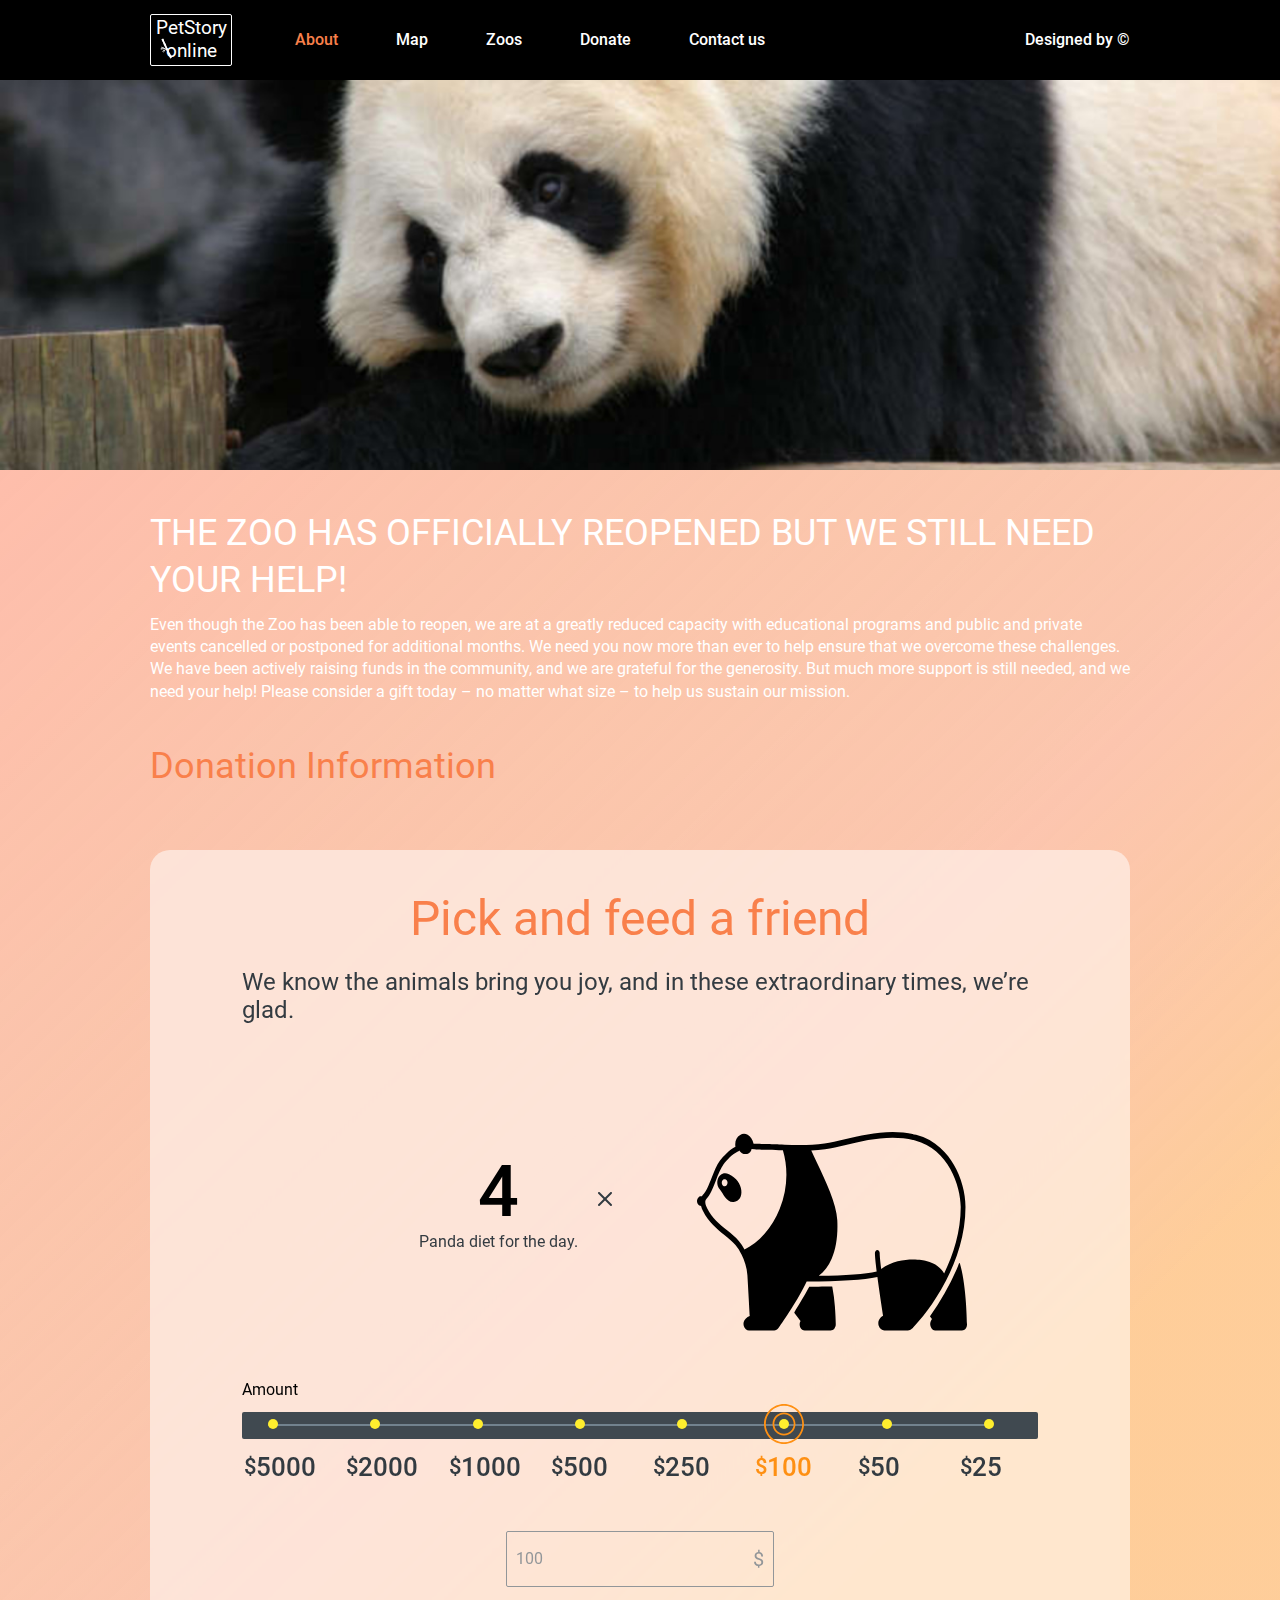
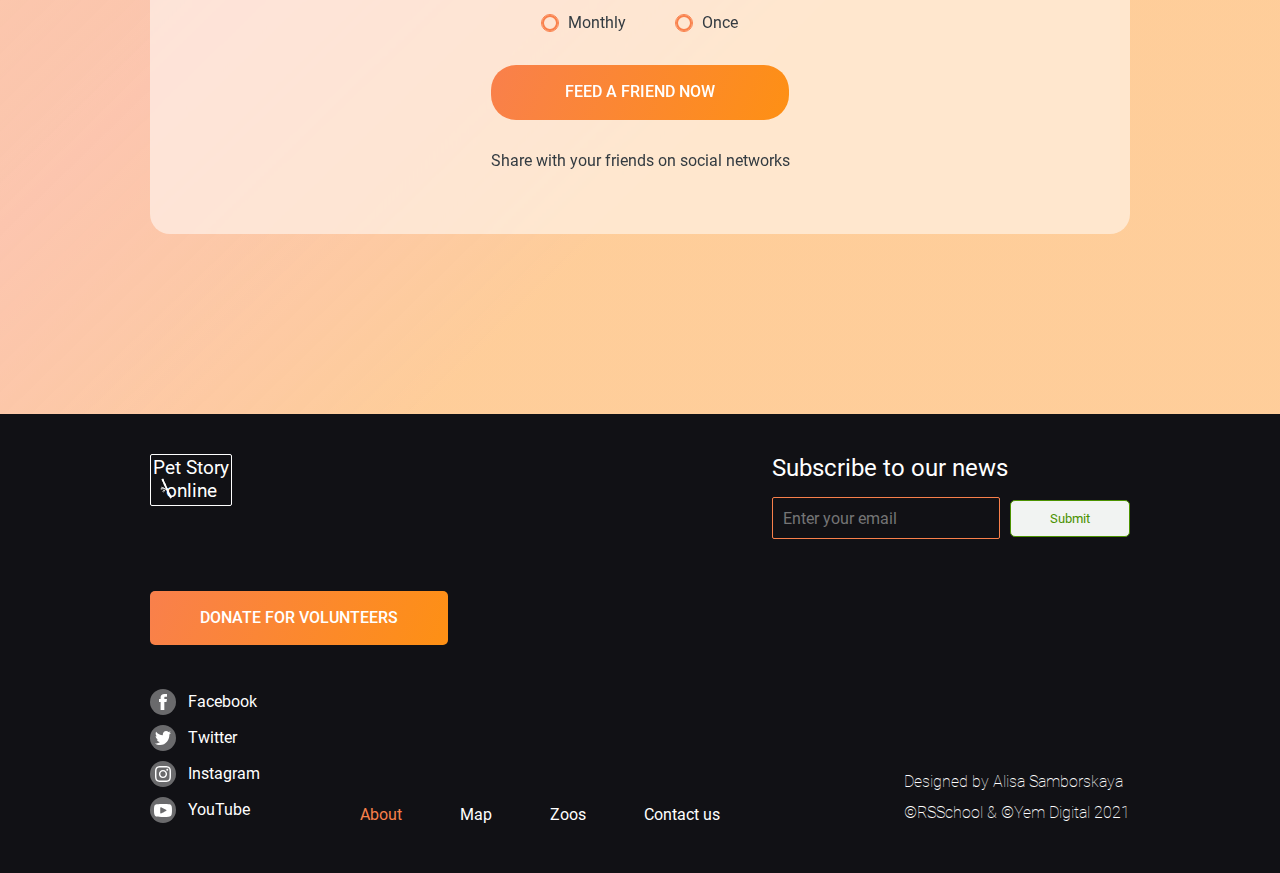
<file: pages/donate/index.html>
<!DOCTYPE html>
<html lang="en">
<head>
    <meta charset="UTF-8">
    <meta http-equiv="X-UA-Compatible" content="IE=edge">
    <meta name="viewport" content="width=device-width, initial-scale=1.0">
    <link rel="stylesheet" href="style.css">
    <title>Online-zoo-donate</title>
</head>
<body>
    <div class="overlay"></div>
    <div class="header">
        <div class="container">
            <a class="logo" href="../main/index.html">
                <img src="../../assets/icons/bamboo.svg" alt="bamboo" class="logo__image">
                <h1 class="logo__text">PetStory online</h1>
            </a>
            <nav class="header__nav">
                <ul class="nav-list">
                    <li class="nav-list__item">
                        <a href="../main/index.html" class="nav-list__link active">About</a>
                    </li>
                    <li class="nav-list__item">
                        <a href="#" class="nav-list__link">Map</a>
                    </li>
                    <li class="nav-list__item">
                        <a href="#" class="nav-list__link">Zoos</a>
                    </li>
                    <li class="nav-list__item">
                        <a href="#" class="nav-list__link">Donate</a>
                    </li>
                    <li class="nav-list__item">
                        <a href="#" class="nav-list__link">Contact us</a>
                    </li>
                </ul>
            </nav>
            <div class="header__copyright">
                <a
                href="https://www.figma.com/file/jfEFwkXVj1WRq7sUHDr8os/PetStory-online"
                >Designed by &copy;</a>
            </div>
            <button type="button" class="burger">
                <div class="burger__icon"></div>
                <div class="burger__menu">
                    <a class="logo">
                        <object class="logo__image" type="image/svg+xml" data="../../assets/icons/bamboo-orange.svg">
                            Your browser does not support SVG
                         </object>
                        <h1 class="logo__text">PetStory online</h1>
                    </a>
                    <nav class="burger-nav">
                        <ul class="burger-nav__list">
                            <li class="burger-nav__item">
                                <a href="#">About</a>
                            </li>
                            <li class="burger-nav__item">
                                <a href="#">Map</a>
                            </li>
                            <li class="burger-nav__item">
                                <a href="#">Zoos</a>
                            </li>
                            <li class="burger-nav__item">
                                <a href="#">Donate</a>
                            </li>
                            <li class="burger-nav__item">
                                <a href="#">Contact us</a>
                            </li>
                            <li class="burger-nav__item">
                                <a href="#">Designed by ©</a>
                            </li>
                        </ul>
                    </nav>
                    <a class="burger__close-btn"><div></div></a>
                </div>
            </button>
        </div>
    </div>
    <main>
        <div class="banner"></div>
        <section class="help">
            <div class="container">
                <div class="help__title">
                    <h3>THE ZOO HAS OFFICIALLY REOPENED BUT WE STILL NEED YOUR HELP!</h3>
                </div>
                <div class="help__description">
                    <p>Even though the Zoo has been able to reopen, we are at a greatly reduced capacity with educational programs and public and private events cancelled or postponed for additional months. We need you now more than ever to help ensure that we overcome these challenges. We have been actively raising funds in the community, and we are grateful for the generosity.  But much more support is still needed, and we need your help! Please consider a gift today – no matter what size – to help us sustain our mission.</p> 
                </div>
                <div class="donation-information">
                    <div class="donation-information__title">
                        <h3>Donation Information</h3>
                    </div>
                    <div class="pick-and-feed">
                        <h2 class="pick-and-feed__title">Pick and feed a friend</h2>
                        <p class="pick-and-feed__subtitle">We know the animals bring you joy, and in these extraordinary times, we’re glad.</p>
                        <div class="pick-and-feed__content">
                            <div class="amount-of-days-donate">
                                <h2 class="number">4</h2>
                                <p>Panda diet for the day.</p>
                            </div>
                            <img src="../../assets/icons/animals/1.svg" class="pick-and-feed__image" alt="animal">
                        </div>
                        <div class="caption">Amount</div>
                        <div class="progress-bar">
                            <div class="progress-bar__background">
                                <button type="button" class="progress-bar__button">
                                    <div class="progress-bar__point">
                                        <div class="price">5000</div>
                                    </div>
                                </button>
                                <button type="button" class="progress-bar__button">
                                    <div class="progress-bar__point">
                                        <div class="price">2000</div>
                                    </div>
                                </button>
                                <button type="button" class="progress-bar__button">
                                    <div class="progress-bar__point">
                                        <div class="price">1000</div>
                                    </div>
                                </button>
                                <button type="button" class="progress-bar__button">
                                    <div class="progress-bar__point">
                                        <div class="price">500</div>
                                    </div>
                                </button>
                                <button type="button" class="progress-bar__button">
                                    <div class="progress-bar__point">
                                        <div class="price">250</div>
                                    </div>
                                </button>
                                <button type="button" class="progress-bar__button">
                                    <div class="progress-bar__point">
                                        <div class="price">100</div>
                                    </div>
                                </button>
                                <button type="button" class="progress-bar__button">
                                    <div class="progress-bar__point">
                                        <div class="price">50</div>
                                    </div>
                                </button>
                                <button type="button" class="progress-bar__button">
                                    <div class="progress-bar__point">
                                        <div class="price">25</div>
                                    </div>
                                </button>
                                <div class="progress-bar__line">
                                    <img src="../../assets/icons/roller_icon.svg" alt="roller_icon" class="progress-bar__icon">
                                </div>
                            </div>
                            <div class="progress-bar__input">
                                <label for="amount">
                                    <input name="amount" value="100" placeholder="Another amount" type="number" min="0" max="9999" maxlength="4">
                                    <p>$</p>
                                </label>
                            </div>
                            <div class="radio-buttons">
                                <label>
                                    <input type="radio" class="monthly" name="radio">
                                    <span>Monthly</span>
                                </label>
                                <label>
                                    <input type="radio" class="once" name="radio" >
                                    <span>Once</span>
                                </label>
                            </div>
                        </div>
                        <div class="feed-button">
                            <a href="#" class="button button_pill">Feed a friend now</a>
                        </div>
                        <div class="pick-and-feed__bottom">Share with your friends on social networks</div>
                    </div>
                </div>
            </div>
        </section>
    </main>
    <footer class="footer">
        <div class="container">
            <div class="footer__top">
                <div class="footer__left">
                    <a class="logo" href="../main/index.html">
                        <img src="../../assets/icons/bamboo.svg" alt="bamboo" class="logo__image">
                        <h1 class="logo__text">Pet Story online</h1>
                    </a>
                </div>
                <div class="subscription">
                    <h3>Subscribe to our news</h3>
                    <form>
                        <input placeholder="Enter your email" type="email" required>
                        <button class="footer__submit-btn" type="submit">Submit</button>
                    </form>
                </div>
            </div>
            <a href="#" class="button button_rounded">donate for volunteers</a>
            <div class="footer__bottom">
                <ul class="social-list">
                    <li class="social-list__item">
                        <a href="#" class="social-link">
                            <div class="social-icon"><span class="facebook-f">Facebook</span></div>
                        </a>
                    </li>
                    <li class="social-list__item">
                        <a href="#" class="social-link">
                            <div class="social-icon">
                                <span class="twitter-t">Twitter</span>
                            </div>
                        </a>
                    </li>
                    <li class="social-list__item">
                        <a href="#" class="social-link">
                            <div class="social-icon">
                                <span class="instagram-i">Instagram</span>
                            </div>
                        </a>
                    </li>
                    <li class="social-list__item">
                        <a href="#" class="social-link">
                            <div class="social-icon">
                                <span class="youtube-y">YouTube</span>
                            </div>
                        </a>
                    </li>
                </ul>
                <ul class="nav-list">
                    <li class="nav-list__item">
                        <a href="#" class="nav-list__link active">About</a>
                    </li>
                    <li class="nav-list__item">
                        <a href="#" class="nav-list__link">Map</a>
                    </li>
                    <li class="nav-list__item">
                        <a href="#" class="nav-list__link">Zoos</a>
                    </li>
                    <li class="nav-list__item">
                        <a href="#" class="nav-list__link">Contact us</a>
                    </li>
                </ul>
                <div class="designed-by">
                    <div class="author-name">Designed by Alisa Samborskaya</div>
                    <div class="rs-school">©RSSchool & ©Yem Digital 2021</div>
                </div>
            </div>
        </div>
    </footer>
    <script src="script.js"></script>
</body>
</html>
</file>
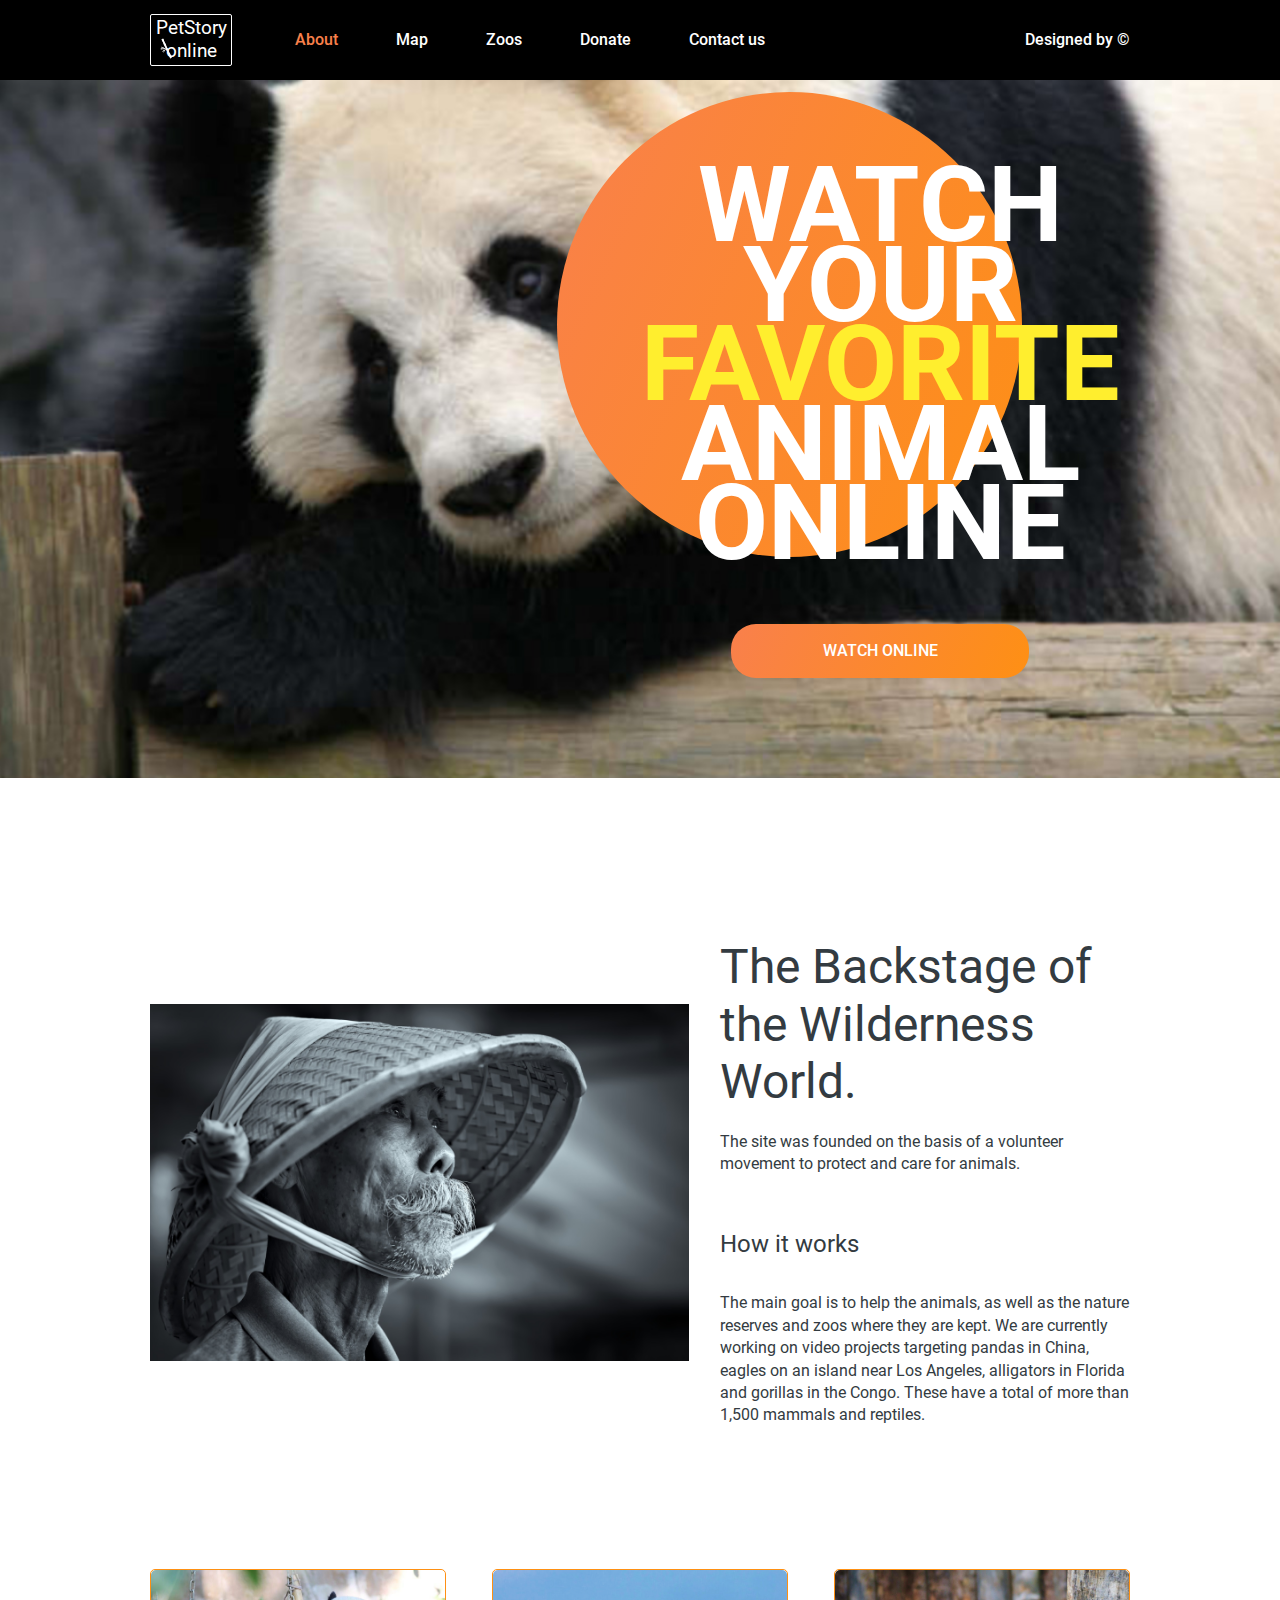
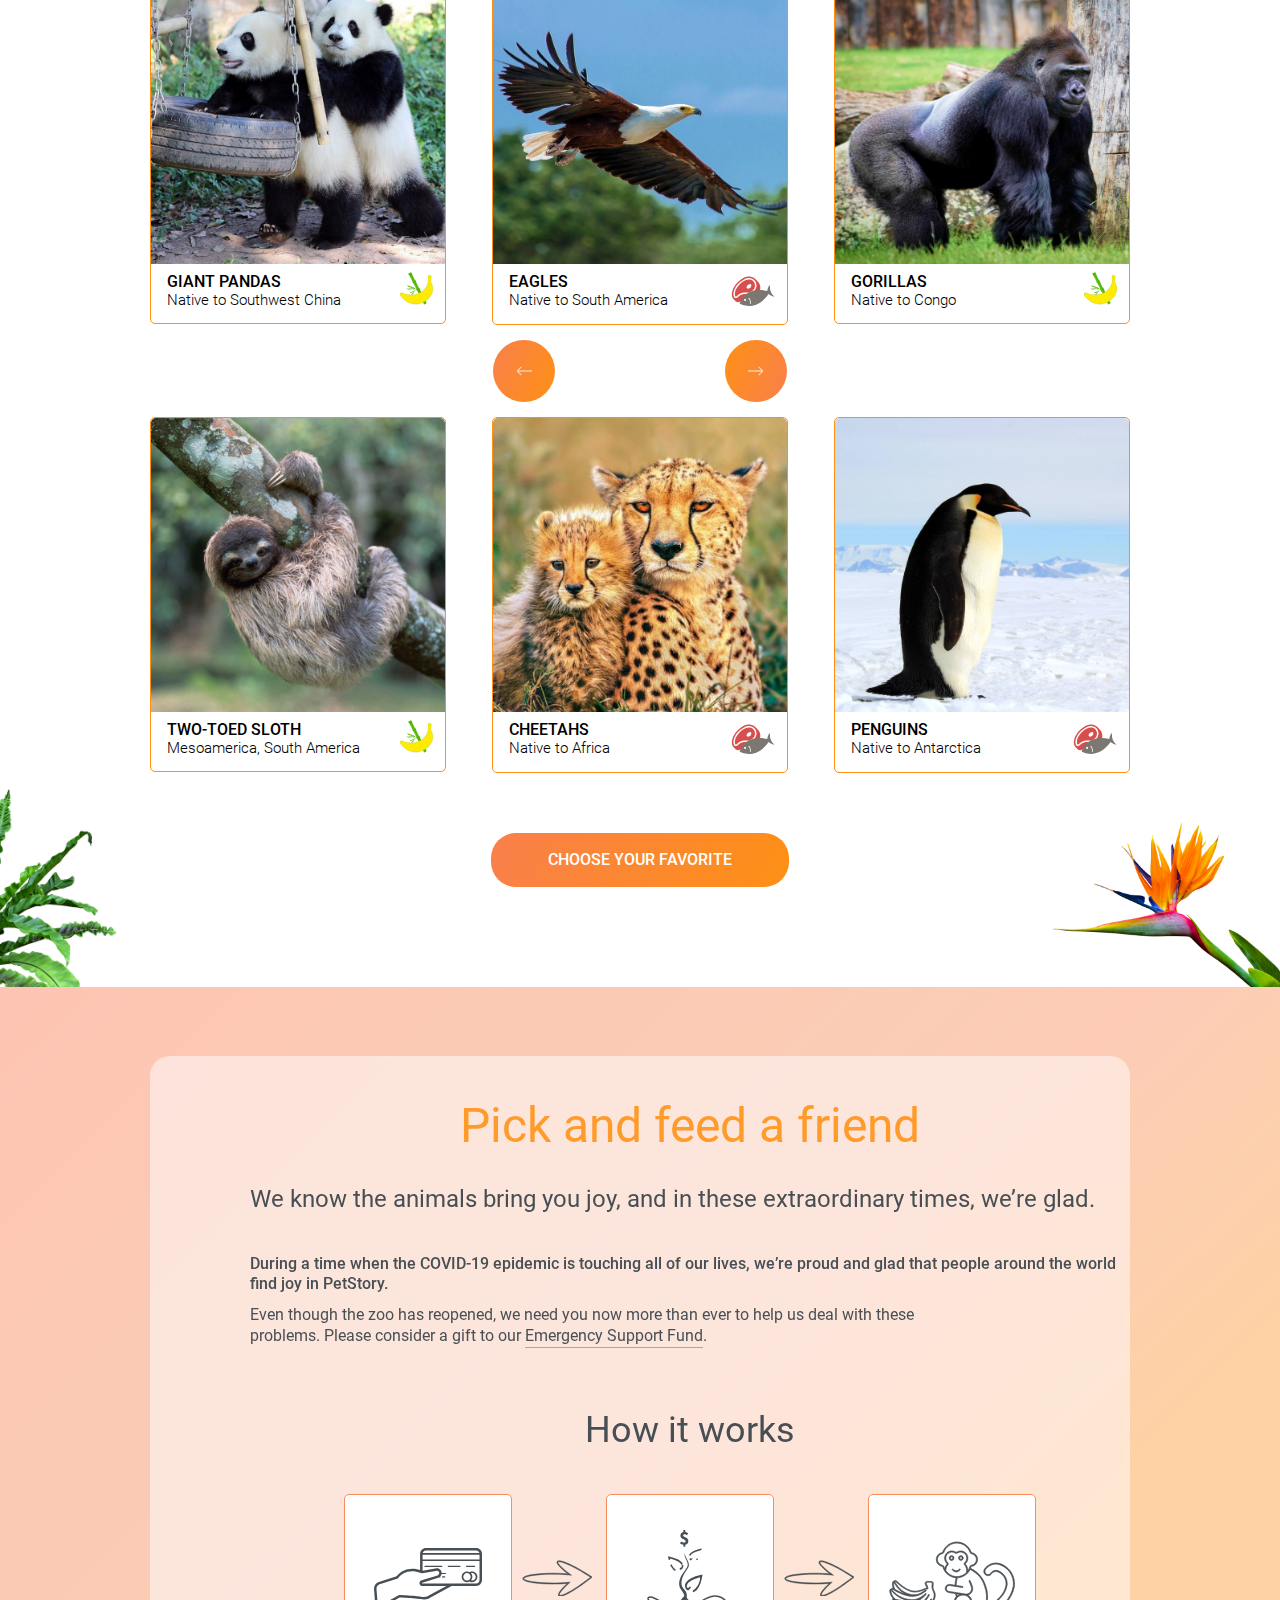
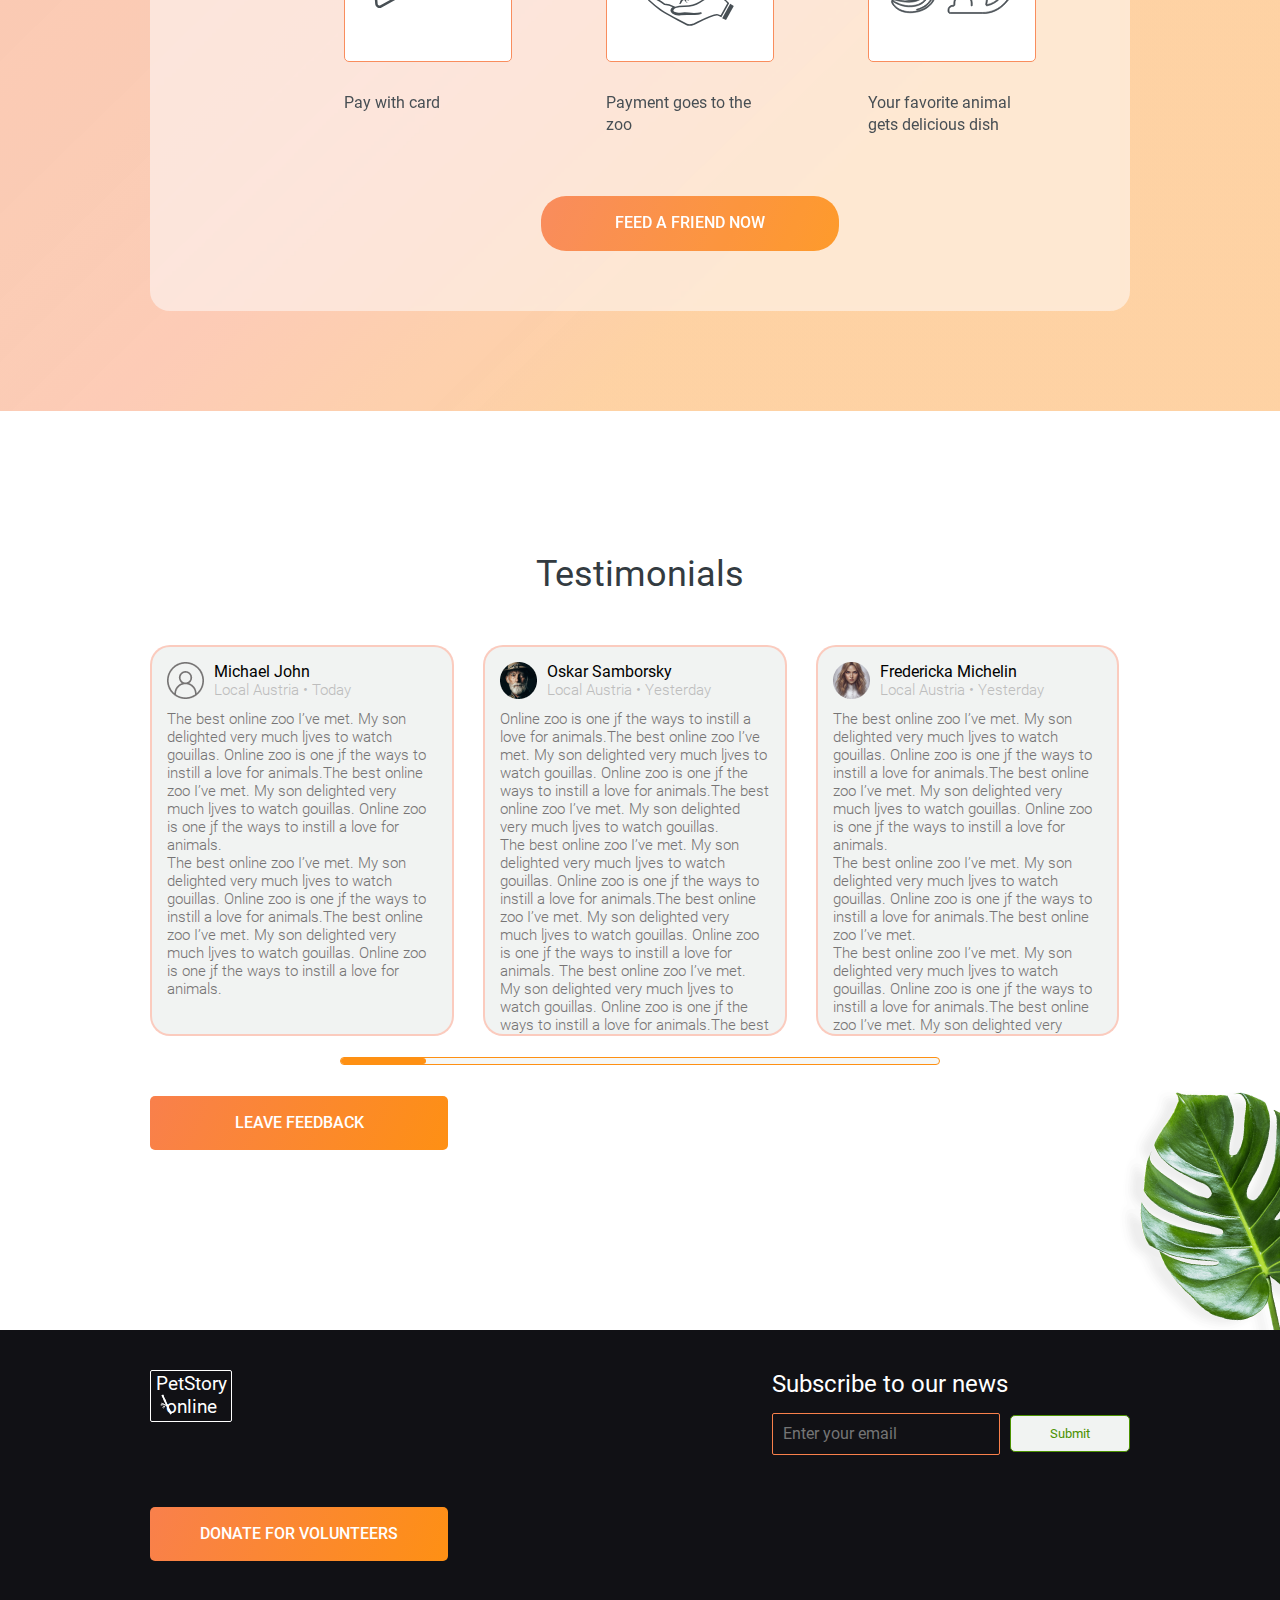
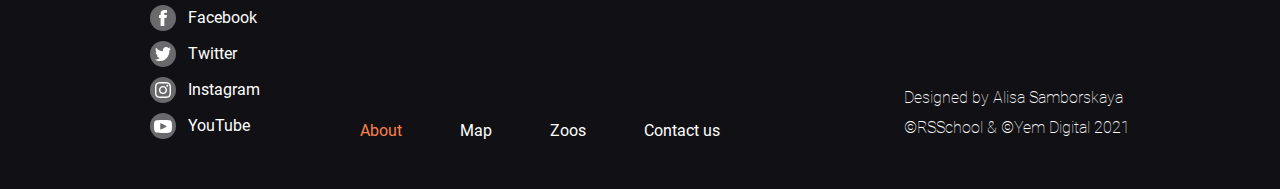
<file: pages/main/index.html>
<!DOCTYPE html>
<html lang="en">
<head>
    <meta charset="UTF-8">
    <meta http-equiv="X-UA-Compatible" content="IE=edge">
    <meta name="viewport" content="width=device-width, initial-scale=1.0">
    <link rel="stylesheet" href="style.css">
    <title>Online-zoo</title>
</head>
<body>
    <div class="overlay"></div>
    <div class="header">
        <div class="container">
            <a class="logo" href="# ">
                <img src="../../assets/icons/bamboo.svg" alt="bamboo" class="logo__image">
                <h1 class="logo__text">PetStory online</h1>
            </a>
            <nav class="header__nav">
                <ul class="nav-list">
                    <li class="nav-list__item">
                        <a href="#" class="nav-list__link active">About</a>
                    </li>
                    <li class="nav-list__item">
                        <a href="#" class="nav-list__link">Map</a>
                    </li>
                    <li class="nav-list__item">
                        <a href="#" class="nav-list__link">Zoos</a>
                    </li>
                    <li class="nav-list__item">
                        <a href="../donate/index.html" class="nav-list__link">Donate</a>
                    </li>
                    <li class="nav-list__item">
                        <a href="#" class="nav-list__link">Contact us</a>
                    </li>
                </ul>
            </nav>
            <div class="header__copyright">
                <a 
                href="https://www.figma.com/file/jfEFwkXVj1WRq7sUHDr8os/PetStory-online"
                >Designed by &copy;</a>
            </div>
            <button type="button" class="burger">
                <div class="burger__icon"></div>
                <div class="burger__menu">
                    <a class="logo">
                        <object class="logo__image" type="image/svg+xml" data="../../assets/icons/bamboo-orange.svg">
                            Your browser does not support SVG
                         </object>
                        <h1 class="logo__text">PetStory online</h1>
                    </a>
                    <nav class="burger-nav">
                        <ul class="burger-nav__list">
                            <li class="burger-nav__item">
                                <a href="#">About</a>
                            </li>
                            <li class="burger-nav__item">
                                <a href="#">Map</a>
                            </li>
                            <li class="burger-nav__item">
                                <a href="#">Zoos</a>
                            </li>
                            <li class="burger-nav__item">
                                <a href="#">Donate</a>
                            </li>
                            <li class="burger-nav__item">
                                <a href="#">Contact us</a>
                            </li>
                            <li class="burger-nav__item">
                                <a href="#">Designed by ©</a>
                            </li>
                        </ul>
                    </nav>
                    <a class="burger__close-btn"><div></div></a>
                </div>
            </button>
        </div>
    </div>
    <main class="watch-animal">
        <div class="container">
            <div class="watch-animal__content">
                <div class="watch-animal__text">
                    <span class="watch-animal__circle"></span>
                    Watch your <span>favorite</span> animal online
                </div>
                <a href="#" class="button button_pill">Watch online</a>
            </div>
        </div>
    </main>
    <section class="backstage">
        <div class="container">
            <img src="../../assets/images/bamboo-cap.png" alt='backstage-image' class="backstage__image">
            <div class="backstage__content">
                <div class="backstage__title">
                    <h2>The Backstage of the Wilderness World.</h2>
                    <div class="backstage__description">
                        The site was founded on the basis of a volunteer movement to protect and care for animals.
                    </div>
                </div>
                <div class="backstage__subtitle">
                    <h4>How it works</h4>
                    <div class="backstage__description">
                        The main goal is to help the animals, as well as the nature reserves and zoos where they are kept. We are currently working on video projects targeting pandas in China, eagles on an island near Los Angeles, alligators in Florida and gorillas in the Congo. These have a total of more than 1,500 mammals and reptiles.
                    </div>
                </div>
            </div>
        </div>
        <img src="../../assets/images/plants/flower.png" class="flower-decoration" alt="flower">

    </section>
    <section class="animals-card">
        <div class="container">
            <div class="js-carousel">
                <div class="hide-list">
                    <div class="animals-card__list">
                        <div class="animals-card__item animals-card__item_hidden">
                            <div class="card-overlay"></div>
                            <div class="animals-card__image">
                                <img src="../../assets/images/animal cards/1.png" alt="animal card image">
                            </div>
                            <div class="animals-card__description">
                                <div class="animals-card__content">
                                    <h3 class="animals-card__title">giant Pandas</h3>
                                    <div class="animals-card__subtitle">Native to Southwest China</div>
                                </div>
                                <div class="animals-card__icon">
                                    <img src="../../assets/icons/food/banana-bamboo_icon.svg" alt="icon">
                                </div>
                            </div>
                        </div>
                        <div class="animals-card__item animals-card__item_hidden">
                            <div class="card-overlay"></div>
                            <div class="animals-card__image">
                                <img src="../../assets/images/animal cards/2.png" alt="animal card image">
                            </div>
                            <div class="animals-card__description">
                                <div class="animals-card__content">
                                    <h3 class="animals-card__title">Eagles</h3>
                                    <div class="animals-card__subtitle">Native to South America</div>
                                </div>
                                <div class="animals-card__icon">
                                    <img src="../../assets/icons/food/meet-fish_icon.svg" alt="icon">
                                </div>
                            </div>
                        </div>
                        <div class="animals-card__item">
                            <div class="card-overlay"></div>
                            <div class="animals-card__image">
                                <img src="../../assets/images/animal cards/3.png" alt="animal card image">
                            </div>
                            <div class="animals-card__description">
                                <div class="animals-card__content">
                                    <h3 class="animals-card__title">Gorillas</h3>
                                    <div class="animals-card__subtitle">Native to Congo</div>
                                </div>
                                <div class="animals-card__icon">
                                    <img src="../../assets/icons/food/banana-bamboo_icon.svg" alt="icon">
                                </div>
                            </div>
                        </div>
                        <div class="animals-card__item">
                            <div class="card-overlay"></div>
                            <div class="animals-card__image">
                                <img src="../../assets/images/animal cards/4.png" alt="animal card image">
                            </div>
                            <div class="animals-card__description">
                                <div class="animals-card__content">
                                    <h3 class="animals-card__title">Two-toed Sloth</h3>
                                    <div class="animals-card__subtitle">Mesoamerica, South America</div>
                                </div>
                                <div class="animals-card__icon">
                                    <img src="../../assets/icons/food/banana-bamboo_icon.svg" alt="icon">
                                </div>
                            </div>
                        </div>
                        <div class="animals-card__item">
                            <div class="card-overlay"></div>
                            <div class="animals-card__image">
                                <img src="../../assets/images/animal cards/5.png" alt="animal card image">
                            </div>
                            <div class="animals-card__description">
                                <div class="animals-card__content">
                                    <h3 class="animals-card__title">cheetahs</h3>
                                    <div class="animals-card__subtitle">Native to Africa</div>
                                </div>
                                <div class="animals-card__icon">
                                    <img src="../../assets/icons/food/meet-fish_icon.svg" alt="icon">
                                </div>
                            </div>
                        </div>
                        <div class="animals-card__item">
                            <div class="card-overlay"></div>
                            <div class="animals-card__image">
                                <img src="../../assets/images/animal cards/6.png" alt="animal card image">
                            </div>
                            <div class="animals-card__description">
                                <div class="animals-card__content">
                                    <h3 class="animals-card__title">Penguins</h3>
                                    <div class="animals-card__subtitle">Native to Antarctica</div>
                                </div>
                                <div class="animals-card__icon">
                                    <img src="../../assets/icons/food/meet-fish_icon.svg" alt="icon">
                                </div>
                            </div>
                        </div>
                    </div>
            </div>
            <button class="animal-card__button animal-card__button-left"></button>
            <button class="animal-card__button animal-card__button-right"></button>
            </div>
            <a href="#" class="button button_pill">choose your favorite</a>
        </div>
        <img src="../../assets/images/plants/palm.png" class="palm-decoration" alt="palm">
        <img src="../../assets/images/plants/strelitzia.png" class="strelitzia-decoration" alt="strelitzia">
    </section>
    <section class="pick-and-feed">
        <div class="container">
            <div class="pick-and-feed__content">
                <h2 class="pick-and-feed__title">Pick and feed a friend</h2>
                <h3 class="pick-and-feed__subtitle">We know the animals bring you joy, and in these extraordinary times, we’re glad.</h3>
                <h4 class="pick-and-feed__text">During a time when the COVID-19 epidemic is touching all of our lives, we’re proud and glad that people around the world find joy in PetStory.</h4>
                <p class="pick-and-feed__subtext">Even though the zoo has reopened, we need you now more than ever to help us deal with these problems. Please consider a gift to our <a href="../donate/index.html"><span>Emergency Support Fund</span></a>.</p>
                <div class="how-it-works">
                    <h3>How it works</h3>
                    <div class="how-it-works__list">
                        <div class="how-it-works__item">
                            <div class="how-it-works__image">
                                <img src="../../assets/icons/feed/pay.svg" alt="how it works image">
                            </div>
                            <p class="how-it-works__description">Pay with card</p>
                        </div>
                        <div class="how-it-works__item">
                            <div class="how-it-works__image">
                                <img src="../../assets/icons/feed/zoo.svg" alt="how it works image">
                            </div>
                            <p class="how-it-works__description">Payment goes to the zoo</p>
                        </div>
                        <div class="how-it-works__item">
                            <div class="how-it-works__image">
                                <img src="../../assets/icons/feed/monkey.svg" alt="how it works image">
                            </div>
                            <p class="how-it-works__description">Your favorite animal gets delicious dish</p>
                        </div>
                    </div>
                </div>
                <div class="pick-and-feed__button">
                    <a href="../donate/index.html" class="button button_pill">Feed a friend now</a>
                </div>
            </div>
        </div>
    </section>
    <section class="testimonials">
        <div class="container">
            <div class="testimonials__content">
                <div class="testimonials__title">
                    <h3>Testimonials</h3>
                </div>
                <div class="testimonials__list">
                    <div class="testimonials__item">
                        <div class="testimonials__header">
                            <img src="../../assets/icons/user icons/user_icon.png" class="testimonials__image" alt="author image">
                            <div class="testimonials__user-info">
                                <div class="testimonials__user-name">Michael John</div>
                                <div class="testimonials__user-location">
                                    <span>Local Austria</span>
                                    •
                                    <span class="day">Today</span>
                                </div>
                            </div>
                        </div>
                        <div class="testimonials__body">
                            <p>
                                The best online zoo I’ve met. My son delighted very much ljves to watch gouillas. Online zoo is one jf the ways to instill a love for animals.The best online zoo I’ve met. My son delighted very much ljves to watch gouillas. Online zoo is one jf the ways to instill a love for animals.
                                <br>The best online zoo I’ve met. My son delighted very much ljves to watch gouillas. Online zoo is one jf the ways to instill a love for animals.The best online zoo I’ve met. My son delighted very much ljves to watch gouillas. Online zoo is one jf the ways to instill a love for animals.
                            </p>
                        </div>
                    </div>
                    <div class="testimonials__item">
                        <div class="testimonials__header">
                            <img src="../../assets/icons/user icons/user-icon 1.png" class="testimonials__image" alt="author image">
                            <div class="testimonials__user-info">
                                <div class="testimonials__user-name">Oskar Samborsky</div>
                                <div class="testimonials__user-location">
                                    <span>Local Austria</span>
                                    •
                                    <span class="day">Yesterday</span>
                                </div>
                            </div>
                        </div>
                        <div class="testimonials__body">
                            <p>
                                Online zoo is one jf the ways to instill a love for animals.The best online zoo I’ve met. My son delighted very much ljves to watch gouillas. Online zoo is one jf the ways to instill a love for animals.The best online zoo I’ve met. My son delighted very much ljves to watch gouillas. 
                                <br>The best online zoo I’ve met. My son delighted very much ljves to watch gouillas. Online zoo is one jf the ways to instill a love for animals.The best online zoo I’ve met. My son delighted very much ljves to watch gouillas. Online zoo is one jf the ways to instill a love for animals.
                                The best online zoo I’ve met. My son delighted very much ljves to watch gouillas. Online zoo is one jf the ways to instill a love for animals.The best online zoo I’ve met. My son delighted very much ljves to watch gouillas. Online zoo is one jf the ways to instill a love for animals.
                            </p>
                        </div>
                    </div>
                    <div class="testimonials__item">
                        <div class="testimonials__header">
                            <img src="../../assets/icons/user icons/user-icon 2.png" class="testimonials__image" alt="author image">
                            <div class="testimonials__user-info">
                                <div class="testimonials__user-name">Fredericka Michelin</div>
                                <div class="testimonials__user-location">
                                    <span>Local Austria</span>
                                    •
                                    <span class="day">Yesterday</span>
                                </div>
                            </div>
                        </div>
                        <div class="testimonials__body">
                            <p>
                                The best online zoo I’ve met. My son delighted very much ljves to watch gouillas. Online zoo is one jf the ways to instill a love for animals.The best online zoo I’ve met. My son delighted very much ljves to watch gouillas. Online zoo is one jf the ways to instill a love for animals.
                                <br>The best online zoo I’ve met. My son delighted very much ljves to watch gouillas. Online zoo is one jf the ways to instill a love for animals.The best online zoo I’ve met.
                                <br>The best online zoo I’ve met. My son delighted very much ljves to watch gouillas. Online zoo is one jf the ways to instill a love for animals.The best online zoo I’ve met. My son delighted very much ljves to watch gouillas. Online zoo is one jf the ways to instill a love for animals.

                            </p>
                        </div>
                    </div>
                    <div class="testimonials__item">
                        <div class="testimonials__header">
                            <img src="../../assets/icons/user icons/user-icon 3.png" class="testimonials__image" alt="author image">
                            <div class="testimonials__user-info">
                                <div class="testimonials__user-name">Mila Riksha</div>
                                <div class="testimonials__user-location">
                                    <span>Local Austria</span>
                                    •
                                    <span class="day">Yesterday</span>
                                </div>
                            </div>
                        </div>
                        <div class="testimonials__body">
                            <p>
                                My son delighted very much ljves to watch gouillas. Online zoo is one jf the ways to instill a love for animals.The best online zoo I’ve met. My son delighted very much ljves to watch gouillas. Online zoo is one jf the ways to instill a love for animals.The best online zoo I’ve met. My son delighted very much ljves to watch gouillas. Online zoo is one jf the ways to instill a love for animals.The best online zoo I’ve met. My son delighted very much ljves to watch gouillas.
                                <br>The best online zoo I’ve met. My son delighted very much ljves to watch gouillas. Online zoo is one jf the ways to instill a love for animals.The best online zoo I’ve met. My son delighted very much ljves to watch gouillas. Online zoo is one jf the ways to instill a love for animals.
                            </p>
                        </div>
                    </div>
                </div>
            </div>
            <div class="testimonials__scroll">
                <input class="progress" type="range" value="0" step="1" min="0" max="7">
            </div>
            <a href="#" class="button button_rounded">leave feedback</a>
            <img src="../../assets/images/plants/leaf.png" class="leaf-decoration" alt="leaf">
        </div>
    </section>
    <footer class="footer">
        <div class="container">
            <div class="footer__top">
                <div class="footer__left">
                    <a class="logo" href="#">
                        <img src="../../assets/icons/bamboo.svg" alt="bamboo" class="logo__image">
                        <h1 class="logo__text">PetStory online</h1>
                    </a>
                </div>
                <div class="subscription">
                    <h3>Subscribe to our news</h3>
                    <form>
                        <input placeholder="Enter your email" type="email" required>
                        <button class="footer__submit-btn" type="submit">Submit</button>
                    </form>
                </div>
            </div>
            <a href="../donate/index.html" class="button button_rounded">donate for volunteers</a>
            <div class="footer__bottom">
                <ul class="social-list">
                    <li class="social-list__item">
                        <a href="https://ru-ru.facebook.com/" class="social-link">
                            <div class="social-icon"><span class="facebook-f">Facebook</span></div>
                        </a>
                    </li>
                    <li class="social-list__item">
                        <a href="https://twitter.com/?lang=ru" class="social-link">
                            <div class="social-icon">
                                <span class="twitter-t">Twitter</span>
                            </div>
                        </a>
                    </li>
                    <li class="social-list__item">
                        <a href="https://www.instagram.com/" class="social-link">
                            <div class="social-icon">
                                <span class="instagram-i">Instagram</span>
                            </div>
                        </a>
                    </li>
                    <li class="social-list__item">
                        <a href="https://www.youtube.com/" class="social-link">
                            <div class="social-icon">
                                <span class="youtube-y">YouTube</span>
                            </div>
                        </a>
                    </li>
                </ul>
                <ul class="nav-list">
                    <li class="nav-list__item">
                        <a href="#" class="nav-list__link active">About</a>
                    </li>
                    <li class="nav-list__item">
                        <a href="#" class="nav-list__link">Map</a>
                    </li>
                    <li class="nav-list__item">
                        <a href="#" class="nav-list__link">Zoos</a>
                    </li>
                    <li class="nav-list__item">
                        <a href="#" class="nav-list__link">Contact us</a>
                    </li>
                </ul>
                <div class="designed-by">
                    <div class="author-name">Designed by Alisa Samborskaya</div>
                    <div class="rs-school">©RSSchool & ©Yem Digital 2021</div>
                </div>
            </div>
        </div>
    </footer>
    <script src="script.js"></script>
</body>
</html>
</file>
<file: pages/donate/style.css>
@charset "UTF-8";
/*Обнуление*/
* {
  padding: 0;
  margin: 0;
  border: 0;
}

*, *:before, *:after {
  -moz-box-sizing: border-box;
  -webkit-box-sizing: border-box;
  box-sizing: border-box;
}

:focus, :active {
  outline: none;
}

a {
  color: inherit;
}

a:focus, a:active {
  outline: none;
}

nav, footer, header, aside {
  display: block;
}

html, body {
  height: 100%;
  width: 100%;
  font-size: 100%;
  line-height: 1;
  font-size: 10px;
  -ms-text-size-adjust: 100%;
  -moz-text-size-adjust: 100%;
  -webkit-text-size-adjust: 100%;
}

input, button, textarea {
  font-family: inherit;
}

input::-ms-clear {
  display: none;
}

button {
  cursor: pointer;
}

button::-moz-focus-inner {
  padding: 0;
  border: 0;
}

a, a:visited {
  text-decoration: none;
}

a:hover {
  text-decoration: none;
}

ul li {
  list-style: none;
}

img {
  vertical-align: top;
}

h1, h2, h3, h4, h5, h6 {
  font-size: inherit;
  font-weight: inherit;
}

/* Chrome, Safari, Edge, Opera */
input::-webkit-outer-spin-button,
input::-webkit-inner-spin-button {
  -webkit-appearance: none;
  margin: 0;
}

/* Firefox */
input[type=number] {
  -moz-appearance: textfield;
}

/*--------------------*/
.container {
  width: 90%;
  margin: 0 auto;
}
@media (max-width: 1600px) {
  .container {
    width: 1160px;
  }
}
@media (max-width: 1439px) {
  .container {
    width: 980px;
  }
}
@media (max-width: 1000px) {
  .container {
    width: 940px;
  }
}
@media (max-width: 999px) {
  .container {
    width: 94%;
  }
}
@media (max-width: 640px) {
  .container {
    width: 600px;
  }
}
@media (max-width: 639px) {
  .container {
    width: 94%;
  }
}
@media (max-width: 320px) {
  .container {
    width: 298px;
  }
}
@media (max-width: 319px) {
  .container {
    width: 93%;
  }
}

.overlay {
  display: none;
  position: fixed;
  z-index: 997;
  top: 0px;
  left: 0px;
  background-color: rgba(0, 0, 0, 0.5);
  backdrop-filter: blur(1px);
  height: 100%;
  width: 100%;
}

@font-face {
  font-family: "Roboto";
  src: url("../../assets/fonts/Roboto-Black.woff") format("woff"), url("../../assets/fonts/Roboto-Black.woff2") format("woff2");
  font-weight: 900;
  font-style: normal;
  font-display: swap;
}
@font-face {
  font-family: "Roboto";
  src: url("../../assets/fonts/Roboto-Bold.woff") format("woff"), url("../../assets/fonts/Roboto-Bold.woff2") format("woff2");
  font-weight: 700;
  font-style: normal;
  font-display: swap;
}
@font-face {
  font-family: "Roboto";
  src: url("../../assets/fonts/Roboto-Light.woff") format("woff"), url("../../assets/fonts/Roboto-Light.woff2") format("woff2");
  font-weight: 300;
  font-style: normal;
  font-display: swap;
}
@font-face {
  font-family: "Roboto";
  src: url("../../assets/fonts/Roboto-Medium.woff") format("woff"), url("../../assets/fonts/Roboto-Medium.woff2") format("woff2");
  font-weight: 500;
  font-style: normal;
  font-display: swap;
}
@font-face {
  font-family: "Roboto";
  src: url("../../assets/fonts/Roboto-Regular.woff2") format("woff2"), url("../../assets/fonts/Roboto-Regular.woff") format("woff");
  font-weight: normal;
  font-style: normal;
  font-display: swap;
}
@font-face {
  font-family: "Roboto";
  src: url("../../assets/fonts/Roboto-Thin.woff") format("woff"), url("../../assets/fonts/Roboto-Thin.woff2") format("woff2");
  font-weight: 100;
  font-style: normal;
  font-display: swap;
}
body {
  font-family: "Roboto", sans-serif;
  color: #333b41;
  font-weight: normal;
}

.button {
  display: block;
  color: white;
  padding: 16px 0 16px 0;
  font-weight: 500;
  font-size: 16px;
  line-height: 140%;
  text-align: center;
  text-transform: uppercase;
  width: 298px;
  background: linear-gradient(113.96deg, #f9804b 1.49%, #FE9013 101.44%);
}
.button_pill {
  border-radius: 25px;
}
.button_rounded {
  border-radius: 5px;
}
.button:hover {
  background: #d77302;
}
.button:active {
  background-color: rgb(54, 147, 0);
}

.animal-card__button {
  position: absolute;
  height: 62px;
  width: 62px;
  border-radius: 50%;
  background: linear-gradient(113.96deg, #F9804B 1.49%, #FE9013 101.44%);
  top: calc(50% - 42px);
}
@media (max-width: 639px) {
  .animal-card__button {
    display: none;
  }
}
.animal-card__button:before {
  content: " ";
  top: calc(50% - 5px);
  left: calc(50% - 8px);
  position: absolute;
  width: 16px;
  height: 10px;
  background-image: url("../../assets/icons/button arrow.svg");
  background-repeat: no-repeat;
}
.animal-card__button:last-child {
  rotate: 180deg;
}
.animal-card__button-left {
  left: -82px;
}
@media (max-width: 1440px) {
  .animal-card__button-left {
    left: 35%;
  }
}
.animal-card__button-right {
  right: -82px;
}
@media (max-width: 1440px) {
  .animal-card__button-right {
    right: 35%;
  }
}
.animal-card__button:hover {
  background: #d77302;
}
.animal-card__button:active {
  background-color: rgb(54, 147, 0);
}
@media (max-width: 1439px) {
  .animal-card__button {
    top: calc(50% + 15px);
  }
}
@media (max-width: 1000px) {
  .animal-card__button {
    top: calc(50% - 25px);
  }
}
@media (max-width: 999px) {
  .animal-card__button {
    top: calc(50% - 30px);
  }
}

.footer__submit-btn {
  color: #4B9200;
  padding: 10px 39px 10px 39px;
  background: #F1F3F2;
  border: 1px solid #4B9200;
  border-radius: 5px;
}

.radio-buttons {
  display: flex;
  align-items: center;
  justify-content: center;
  gap: 50px;
  font-weight: 400;
  font-size: 16px;
  line-height: 140%;
  color: #333b41;
  padding-top: 25px;
  position: relative;
}
@media (max-width: 640px) {
  .radio-buttons {
    padding-top: 31px;
  }
}
@media (max-width: 320px) {
  .radio-buttons {
    padding-top: 27px;
  }
}
.radio-buttons input[type=radio] {
  -moz-appearance: none;
  appearance: none;
  -webkit-appearance: none;
  outline: 1px solid #f9804b;
  background-color: transparent;
  border-radius: 50%;
  width: 16px;
  height: 16px;
  border: 2px solid #f9804b;
  margin-right: 10px;
}
.radio-buttons input[type=radio]:checked {
  background: #f9804b;
  background-clip: content-box;
}
.radio-buttons label {
  display: flex;
  align-items: center;
  justify-content: center;
}

.burger__close-btn {
  position: absolute;
  right: 20px;
  top: 20px;
  background-color: transparent;
  height: 30px;
  width: 30px;
}
.burger__close-btn div {
  position: absolute;
  top: 14px;
  left: 3px;
  background-color: #FE9013;
  height: 2px;
  width: 24px;
  border-radius: 2px;
  rotate: 45deg;
}
.burger__close-btn div::after {
  background-color: #FE9013;
  position: absolute;
  top: 0px;
  left: 0px;
  content: "";
  height: 2px;
  width: 24px;
  border-radius: 2px;
  rotate: 90deg;
}

.footer {
  background: #111115;
}
.footer .container {
  position: relative;
}
.footer__top {
  display: flex;
  align-items: flex-start;
  justify-content: space-between;
  padding-top: 40px;
}
@media (max-width: 640px) {
  .footer__top {
    padding-top: 12px;
  }
}
@media (max-width: 320px) {
  .footer__top {
    padding-top: 20px;
    justify-content: center;
  }
}
@media (max-width: 640px) {
  .footer__left {
    padding-bottom: 32px;
  }
}
@media (max-width: 320px) {
  .footer__left {
    padding-bottom: 86px;
  }
}
.footer__left .logo {
  display: flex;
  align-items: center;
  justify-content: flex-start;
  position: relative;
  color: white;
  width: 82px;
  height: 52px;
  border: 1px solid white;
  border-radius: 2px;
}
@media (max-width: 320px) {
  .footer__left .logo {
    height: auto;
    width: auto;
    border: none;
  }
}
.footer__left .logo__text {
  text-align: center;
  font-style: normal;
  font-weight: normal !important;
  font-size: 19px !important;
  line-height: 120%;
}
.footer__left .logo__image {
  position: absolute;
  left: 9px;
  bottom: 6.4px;
  height: auto;
}
@media (max-width: 320px) {
  .footer__left .logo__image {
    left: 72px;
    top: -2px;
  }
}
@media (max-width: 640px) {
  .footer .subscription {
    display: none;
  }
}
.footer .subscription h3 {
  color: white;
  font-weight: 400;
  font-size: 24px;
  line-height: 120%;
  padding-bottom: 14px;
}
.footer .subscription form {
  display: flex;
  align-items: center;
  justify-content: flex-start;
  gap: 10px;
  padding-bottom: 52px;
}
.footer .subscription form input {
  border-radius: 2px;
  border: 0.7px solid #f9804b;
  padding: 10px 7px 10px 10px;
  font-weight: 400;
  font-size: 16px;
  line-height: 140%;
  color: #BDBDBD;
  background: transparent;
  width: 228px;
  height: 42px;
}
.footer__bottom {
  color: white;
  padding: 44px 0 50px 0;
  display: flex;
  align-items: flex-end;
  justify-content: space-between;
}
@media (max-width: 640px) {
  .footer__bottom {
    padding: 67px 0 12px 0;
  }
}
@media (max-width: 639px) {
  .footer__bottom {
    flex-direction: column;
    align-items: center;
    padding: 30px 0 20px 0;
    gap: 30px;
  }
}
.footer__bottom .nav-list {
  font-weight: 400;
}
@media (max-width: 639px) {
  .footer__bottom .nav-list {
    order: 1;
    gap: 30px;
  }
}
.footer__bottom .social-list {
  font-weight: 400;
  font-size: 16px;
  line-height: 140%;
  color: white;
  display: flex;
  align-items: flex-start;
  justify-content: flex-start;
  flex-direction: column;
  gap: 10px;
}
@media (max-width: 640px) {
  .footer__bottom .social-list {
    position: absolute;
    top: 12px;
    right: 2px;
  }
}
@media (max-width: 320px) {
  .footer__bottom .social-list {
    gap: 30px;
    flex-direction: row;
    top: 73px;
    left: 63px;
  }
}
@media (max-width: 640px) {
  .footer__bottom .social-list__item .social-link span {
    font-size: 0.1px;
  }
}
.footer__bottom .social-list__item .social-link .social-icon {
  background-color: rgba(196, 196, 196, 0.5);
  width: 26px;
  height: 26px;
  border-radius: 50%;
  position: relative;
  display: flex;
  align-items: center;
  justify-content: flex-start;
}
.footer__bottom .social-list__item .social-link .facebook-f {
  padding-left: 38px;
}
.footer__bottom .social-list__item .social-link .facebook-f::before {
  position: absolute;
  left: calc(50% - 4px);
  top: calc(50% - 8px);
  content: "";
  background: url("../../assets/icons/socials/facebook.svg");
  height: 16px;
  width: 8px;
}
.footer__bottom .social-list__item .social-link .twitter-t {
  padding-left: 38px;
}
.footer__bottom .social-list__item .social-link .twitter-t::before {
  position: absolute;
  left: calc(50% - 8px);
  top: calc(50% - 7px);
  content: "";
  background: url("../../assets/icons/socials/twitter.svg");
  height: 14px;
  width: 16px;
}
.footer__bottom .social-list__item .social-link .instagram-i {
  padding-left: 38px;
}
.footer__bottom .social-list__item .social-link .instagram-i::before {
  position: absolute;
  left: calc(50% - 8px);
  top: calc(50% - 8px);
  content: "";
  background: url("../../assets/icons/socials/instagram.svg");
  height: 16px;
  width: 16px;
}
.footer__bottom .social-list__item .social-link .youtube-y {
  padding-left: 38px;
}
.footer__bottom .social-list__item .social-link .youtube-y::before {
  position: absolute;
  left: calc(50% - 9px);
  top: calc(50% - 6.5px);
  content: "";
  background: url("../../assets/icons/socials/youtube.svg");
  height: 13px;
  width: 18px;
}
.footer__bottom .designed-by {
  font-weight: 100;
  font-size: 16px;
  line-height: 130%;
}
.footer__bottom .designed-by .author-name {
  padding-bottom: 10px;
}
@media (max-width: 639px) {
  .footer__bottom .designed-by .author-name {
    padding-bottom: 13px;
  }
}
@media (max-width: 639px) {
  .footer__bottom .designed-by {
    margin-left: auto;
  }
}

.header {
  position: sticky;
  z-index: 998;
  background-color: black;
  backdrop-filter: blur(2px);
  color: white;
  font-weight: 500;
}
@media (max-width: 640px) {
  .header {
    position: fixed;
    width: 100%;
  }
}
.header .container {
  display: flex;
  align-items: center;
  justify-content: flex-start;
  padding-top: 14px;
  padding-bottom: 14px;
}
@media (max-width: 640px) {
  .header .container {
    padding-top: 2px;
    padding-bottom: 2px;
  }
}
.header__nav {
  margin-left: 63px;
}
@media (max-width: 640px) {
  .header__nav {
    display: none;
  }
}
.header__copyright {
  margin-left: auto;
  font-size: 16px;
}
@media (max-width: 640px) {
  .header__copyright {
    display: none;
  }
}
.header__copyright :hover {
  color: #f9804b;
}

.logo {
  display: flex;
  align-items: center;
  justify-content: flex-start;
  position: relative;
  color: white;
  width: 82px;
  height: 52px;
  border: 1px solid white;
  border-radius: 2px;
}
@media (max-width: 640px) {
  .logo {
    border: 1px solid black;
    width: 47px;
    height: 30px;
  }
}
.logo__text {
  text-align: center;
  font-style: normal;
  font-weight: normal !important;
  font-size: 19px !important;
  line-height: 120%;
}
@media (max-width: 640px) {
  .logo__text {
    font-size: 12px !important;
  }
}
.logo__image {
  position: absolute;
  left: 9px;
  bottom: 6.4px;
}
@media (max-width: 640px) {
  .logo__image {
    height: 14px;
    left: 3px;
    bottom: 3px;
  }
}

.burger {
  display: none;
  margin-left: auto;
  height: 10px;
  background-color: transparent;
}
.burger__icon {
  height: 2px;
  width: 18px;
  background: white;
  border-radius: 2px;
  position: relative;
}
.burger__icon::before {
  content: "";
  height: 2px;
  width: 18px;
  background: white;
  border-radius: 2px;
  position: absolute;
  top: -4px;
  left: 0px;
}
.burger__icon::after {
  content: "";
  height: 2px;
  width: 18px;
  background: white;
  border-radius: 2px;
  position: absolute;
  top: 4px;
  left: 0px;
}
.burger__menu {
  display: none;
  z-index: 999;
  background-color: white;
  width: 100%;
  height: 329px;
  left: 0px;
  top: 0px;
  position: absolute;
  padding: 10px;
}
.burger__menu .logo {
  display: flex;
  align-items: center;
  justify-content: flex-start;
  position: relative;
  color: #FE9013;
  width: 66px;
  height: 42px;
  border: 0.8px solid #FE9013;
  border-radius: 2px;
}
.burger__menu .logo__image {
  position: absolute;
  left: 10px;
  bottom: 6px;
}
.burger__menu .logo__text {
  text-align: center;
  font-style: normal;
  font-weight: normal !important;
  font-size: 15px !important;
  line-height: 120%;
}
@media (max-width: 640px) {
  .burger {
    display: block;
  }
}

.nav-list {
  display: flex;
  align-items: center;
  justify-content: flex-start;
  gap: 58px;
  font-weight: 500;
  font-size: 16px;
}
@media (max-width: 1000px) {
  .nav-list {
    gap: 48px;
  }
}
@media (max-width: 999px) {
  .nav-list {
    gap: 20px;
  }
}
.nav-list__item .active {
  color: #f9804b;
  pointer-events: none;
}
.nav-list__item :hover {
  color: #f9804b;
}

.burger-nav {
  margin-top: 30px;
}
.burger-nav__list {
  display: flex;
  align-items: flex-start;
  justify-content: flex-start;
  flex-direction: column;
  gap: 15px;
}
.burger-nav__item {
  font-size: 16px;
  line-height: 140%;
  color: #333b41;
}

.banner {
  height: 390px;
  background-image: url("../../assets/images/banner.png");
  background-size: cover;
  background-position: center;
  background-repeat: no-repeat;
}
@media (max-width: 640px) {
  .banner {
    padding-top: 34px;
    height: 369px;
  }
}
@media (max-width: 320px) {
  .banner {
    padding-top: 34px;
    height: 187px;
  }
}

.help {
  color: white;
  background: linear-gradient(315.75deg, rgba(254, 210, 144, 0.7) 30.06%, #FEBDAB 100.95%, rgba(254, 210, 144, 0.7) 106.36%), linear-gradient(315.75deg, rgba(254, 189, 171, 0.74) 30.06%, rgba(243, 169, 248, 0.66) 50.74%, #E0D8F0 80.49%, #EAF7FE 127.9%, #EAF7FE 149.54%), linear-gradient(315.75deg, rgba(254, 189, 171, 0.74) 30.06%, rgba(243, 169, 248, 0.66) 50.74%, #E0D8F0 80.49%, #EAF7FE 127.9%, #EAF7FE 149.54%);
  padding-bottom: 180px;
}
@media (max-width: 1000px) {
  .help {
    padding-bottom: 30px;
  }
}
@media (max-width: 1000px) {
  .help {
    padding-bottom: 46px;
  }
}
.help__title {
  font-weight: 400;
  font-size: 36px;
  line-height: 130%;
  padding: 40px 0 10px 0;
}
@media (max-width: 1000px) {
  .help__title {
    padding: 40px 0 30px 0;
  }
}
@media (max-width: 640px) {
  .help__title {
    font-size: 24px;
    line-height: 120%;
    padding: 30px 0 20px 0;
  }
}
.help__description {
  font-weight: 400;
  font-size: 16px;
  line-height: 140%;
}

.donation-information__title {
  color: #f9804b;
  font-weight: 400;
  font-size: 36px;
  line-height: 130%;
  padding: 40px 0 60px 0;
}
@media (max-width: 1000px) {
  .donation-information__title {
    padding: 40px 0 40px 0;
  }
}
@media (max-width: 1000px) {
  .donation-information__title {
    padding: 30px 0 30px 0;
  }
}
@media (max-width: 320px) {
  .donation-information__title {
    font-size: 24px;
  }
}

.pick-and-feed {
  background: rgba(255, 255, 255, 0.52);
  backdrop-filter: blur(2px);
  border-radius: 20px;
  padding: 40px 92px 62px 92px;
}
@media (max-width: 1000px) {
  .pick-and-feed {
    padding: 20px 44px 46px 47px;
  }
}
@media (max-width: 1000px) {
  .pick-and-feed {
    padding: 30px 0px 30px 0px;
  }
}
@media (max-width: 639px) {
  .pick-and-feed {
    padding: 20px 0px 20px 0px;
  }
}
.pick-and-feed__title {
  color: #f9804b;
  font-weight: 400;
  font-size: 48px;
  line-height: 120%;
  text-align: center;
  padding-bottom: 20px;
}
@media (max-width: 1000px) {
  .pick-and-feed__title {
    padding-bottom: 10px;
  }
}
@media (max-width: 640px) {
  .pick-and-feed__title {
    padding-bottom: 20px;
  }
}
@media (max-width: 639px) {
  .pick-and-feed__title {
    font-size: 24px;
    padding-bottom: 10px;
  }
}
.pick-and-feed__subtitle {
  color: #333b41;
  font-weight: 400;
  font-size: 24px;
  line-height: 120%;
  padding-bottom: 60px;
}
@media (max-width: 640px) {
  .pick-and-feed__subtitle {
    text-align: center;
    padding-bottom: 50px;
  }
}
@media (max-width: 639px) {
  .pick-and-feed__subtitle {
    font-size: 16px;
    padding-bottom: 10px;
  }
}
.pick-and-feed__content {
  display: flex;
  align-items: center;
  justify-content: center;
}
.pick-and-feed__content .amount-of-days-donate {
  width: 50%;
}
.pick-and-feed__content .amount-of-days-donate .number {
  position: relative;
  font-weight: 500;
  font-size: 72px;
  line-height: 80%;
  text-align: center;
  text-transform: uppercase;
  color: black;
}
@media (max-width: 639px) {
  .pick-and-feed__content .amount-of-days-donate .number {
    font-size: 40px;
  }
}
.pick-and-feed__content .amount-of-days-donate .number::after {
  left: 75%;
  top: 50%;
  position: absolute;
  content: "";
  background: url("../../assets/icons/x_icon.svg");
  width: 14px;
  height: 14px;
}
.pick-and-feed__content .amount-of-days-donate p {
  padding-top: 11px;
  font-weight: 400;
  font-size: 16px;
  line-height: 140%;
  text-align: center;
  color: #333b41;
}
@media (max-width: 639px) {
  .pick-and-feed__content .amount-of-days-donate p {
    font-size: 9px;
  }
}
@media (max-width: 320px) {
  .pick-and-feed__content .amount-of-days-donate p {
    font-size: 9px;
    padding-top: 6px;
  }
}
@media (max-width: 639px) {
  .pick-and-feed__image {
    width: 160px;
    height: 138px;
  }
}
.pick-and-feed .caption {
  padding: 48px 0 10px 0;
  font-weight: 400;
  font-size: 16px;
  line-height: 140%;
  color: black;
}
@media (max-width: 1000px) {
  .pick-and-feed .caption {
    padding: 48px 21px 10px 18px;
  }
}
@media (max-width: 640px) {
  .pick-and-feed .caption {
    padding: 41px 0px 7px 10px;
  }
}
.pick-and-feed .progress-bar__background {
  position: relative;
  background: #404950;
  border-radius: 2px;
  height: 27px;
  width: 100%;
  padding: 8px 30px 9px 12px;
  display: flex;
  align-items: center;
  justify-content: space-between;
  z-index: 2;
}
@media (max-width: 1000px) {
  .pick-and-feed .progress-bar__background {
    margin: 0 21px 0 18px;
  }
}
@media (max-width: 1000px) {
  .pick-and-feed .progress-bar__background {
    margin: 0;
  }
}
.pick-and-feed .progress-bar__button {
  background: transparent;
  padding: 12px 14px 12px 14px;
}
@media (max-width: 1000px) {
  .pick-and-feed .progress-bar__button:first-child {
    display: none;
  }
}
@media (max-width: 640px) {
  .pick-and-feed .progress-bar__button:nth-child(2) {
    display: none;
  }
}
@media (max-width: 639px) {
  .pick-and-feed .progress-bar__button:nth-child(3) {
    display: none;
  }
}
.pick-and-feed .progress-bar__point {
  position: relative;
  display: inline-block;
  width: 10px;
  height: 10px;
  border-radius: 50%;
  background: #FFEE2E;
  z-index: 2;
  cursor: pointer;
}
.pick-and-feed .progress-bar__point .price {
  position: absolute;
  font-weight: 500;
  font-size: 26px;
  line-height: 140%;
  text-transform: uppercase;
  color: #333b41;
  top: 30px;
  left: -12px;
}
@media (max-width: 320px) {
  .pick-and-feed .progress-bar__point .price {
    font-size: 13px;
  }
}
.pick-and-feed .progress-bar__point .price::before {
  position: absolute;
  content: "$";
  font-size: 22px;
  width: 10px;
  height: 20px;
  left: -12px;
}
@media (max-width: 320px) {
  .pick-and-feed .progress-bar__point .price::before {
    scale: 50%;
    left: -8px;
    top: -1px;
  }
}
.pick-and-feed .progress-bar__point .active {
  color: #FE9013;
}
.pick-and-feed .progress-bar__line {
  z-index: -1;
  background: #72828E;
  position: absolute;
  height: 2px;
  width: calc(100% - 72px);
  left: 26px;
  top: calc(50% - 1px);
}
.pick-and-feed .progress-bar__icon {
  position: absolute;
  left: -15px;
  top: -20px;
}
.pick-and-feed .progress-bar__input {
  margin-top: 92px;
  display: flex;
  align-items: center;
  justify-content: center;
  color: #929699;
}
@media (max-width: 320px) {
  .pick-and-feed .progress-bar__input {
    margin-top: 49px;
  }
}
.pick-and-feed .progress-bar__input label {
  position: relative;
}
.pick-and-feed .progress-bar__input label input[type=number] {
  background: transparent;
  font-weight: 400;
  font-size: 16px;
  line-height: 140%;
  color: #929699;
  border: 1px solid #929699;
  border-radius: 2px;
  padding: 16px 20px 16px 9px;
  width: 268px;
}
@media (max-width: 640px) {
  .pick-and-feed .progress-bar__input label input[type=number] {
    padding: 10px 20px 10px 6px;
    width: 180px;
  }
}
.pick-and-feed .progress-bar__input label p {
  position: absolute;
  right: 10px;
  top: calc(50% - 10px);
  font-size: 20px;
}
.pick-and-feed .feed-button {
  display: flex;
  align-items: center;
  justify-content: center;
  padding: 31px 0 30px 0;
}
.pick-and-feed__bottom {
  display: flex;
  align-items: center;
  justify-content: center;
  font-weight: 400;
  font-size: 16px;
  line-height: 140%;
  color: #333b41;
}
@media (max-width: 320px) {
  .pick-and-feed__bottom {
    white-space: nowrap;
  }
}

/*# sourceMappingURL=style.css.map */
</file>
<file: pages/main/style.css>
@charset "UTF-8";
/*Обнуление*/
* {
  padding: 0;
  margin: 0;
  border: 0;
}

*, *:before, *:after {
  -moz-box-sizing: border-box;
  -webkit-box-sizing: border-box;
  box-sizing: border-box;
}

:focus, :active {
  outline: none;
}

a {
  color: inherit;
}

a:focus, a:active {
  outline: none;
}

nav, footer, header, aside {
  display: block;
}

html, body {
  height: 100%;
  width: 100%;
  font-size: 100%;
  line-height: 1;
  font-size: 10px;
  -ms-text-size-adjust: 100%;
  -moz-text-size-adjust: 100%;
  -webkit-text-size-adjust: 100%;
}

input, button, textarea {
  font-family: inherit;
}

input::-ms-clear {
  display: none;
}

button {
  cursor: pointer;
}

button::-moz-focus-inner {
  padding: 0;
  border: 0;
}

a, a:visited {
  text-decoration: none;
}

a:hover {
  text-decoration: none;
}

ul li {
  list-style: none;
}

img {
  vertical-align: top;
}

h1, h2, h3, h4, h5, h6 {
  font-size: inherit;
  font-weight: inherit;
}

/* Chrome, Safari, Edge, Opera */
input::-webkit-outer-spin-button,
input::-webkit-inner-spin-button {
  -webkit-appearance: none;
  margin: 0;
}

/* Firefox */
input[type=number] {
  -moz-appearance: textfield;
}

/*--------------------*/
.container {
  width: 90%;
  margin: 0 auto;
}
@media (max-width: 1600px) {
  .container {
    width: 1160px;
  }
}
@media (max-width: 1439px) {
  .container {
    width: 980px;
  }
}
@media (max-width: 1000px) {
  .container {
    width: 940px;
  }
}
@media (max-width: 999px) {
  .container {
    width: 94%;
  }
}
@media (max-width: 640px) {
  .container {
    width: 600px;
  }
}
@media (max-width: 639px) {
  .container {
    width: 94%;
  }
}
@media (max-width: 320px) {
  .container {
    width: 298px;
  }
}
@media (max-width: 319px) {
  .container {
    width: 93%;
  }
}

.overlay {
  display: none;
  position: fixed;
  z-index: 997;
  top: 0px;
  left: 0px;
  background-color: rgba(0, 0, 0, 0.5);
  backdrop-filter: blur(1px);
  height: 100%;
  width: 100%;
}

@font-face {
  font-family: "Roboto";
  src: url("../../assets/fonts/Roboto-Black.woff") format("woff"), url("../../assets/fonts/Roboto-Black.woff2") format("woff2");
  font-weight: 900;
  font-style: normal;
  font-display: swap;
}
@font-face {
  font-family: "Roboto";
  src: url("../../assets/fonts/Roboto-Bold.woff") format("woff"), url("../../assets/fonts/Roboto-Bold.woff2") format("woff2");
  font-weight: 700;
  font-style: normal;
  font-display: swap;
}
@font-face {
  font-family: "Roboto";
  src: url("../../assets/fonts/Roboto-Light.woff") format("woff"), url("../../assets/fonts/Roboto-Light.woff2") format("woff2");
  font-weight: 300;
  font-style: normal;
  font-display: swap;
}
@font-face {
  font-family: "Roboto";
  src: url("../../assets/fonts/Roboto-Medium.woff") format("woff"), url("../../assets/fonts/Roboto-Medium.woff2") format("woff2");
  font-weight: 500;
  font-style: normal;
  font-display: swap;
}
@font-face {
  font-family: "Roboto";
  src: url("../../assets/fonts/Roboto-Regular.woff2") format("woff2"), url("../../assets/fonts/Roboto-Regular.woff") format("woff");
  font-weight: normal;
  font-style: normal;
  font-display: swap;
}
@font-face {
  font-family: "Roboto";
  src: url("../../assets/fonts/Roboto-Thin.woff") format("woff"), url("../../assets/fonts/Roboto-Thin.woff2") format("woff2");
  font-weight: 100;
  font-style: normal;
  font-display: swap;
}
body {
  font-family: "Roboto", sans-serif;
  color: #333b41;
  font-weight: normal;
}

.button {
  display: block;
  color: white;
  padding: 16px 0 16px 0;
  font-weight: 500;
  font-size: 16px;
  line-height: 140%;
  text-align: center;
  text-transform: uppercase;
  width: 298px;
  background: linear-gradient(113.96deg, #f9804b 1.49%, #FE9013 101.44%);
}
.button_pill {
  border-radius: 25px;
}
.button_rounded {
  border-radius: 5px;
}
.button:hover {
  background: #d77302;
}
.button:active {
  background-color: rgb(54, 147, 0);
}

.animal-card__button {
  position: absolute;
  height: 62px;
  width: 62px;
  border-radius: 50%;
  background: linear-gradient(113.96deg, #F9804B 1.49%, #FE9013 101.44%);
  top: calc(50% - 42px);
}
@media (max-width: 639px) {
  .animal-card__button {
    display: none;
  }
}
.animal-card__button:before {
  content: " ";
  top: calc(50% - 5px);
  left: calc(50% - 8px);
  position: absolute;
  width: 16px;
  height: 10px;
  background-image: url("../../assets/icons/button arrow.svg");
  background-repeat: no-repeat;
}
.animal-card__button:last-child {
  rotate: 180deg;
}
.animal-card__button-left {
  left: -82px;
}
@media (max-width: 1440px) {
  .animal-card__button-left {
    left: 35%;
  }
}
.animal-card__button-right {
  right: -82px;
}
@media (max-width: 1440px) {
  .animal-card__button-right {
    right: 35%;
  }
}
.animal-card__button:hover {
  background: #d77302;
}
.animal-card__button:active {
  background-color: rgb(54, 147, 0);
}
@media (max-width: 1439px) {
  .animal-card__button {
    top: calc(50% + 15px);
  }
}
@media (max-width: 1000px) {
  .animal-card__button {
    top: calc(50% - 25px);
  }
}
@media (max-width: 999px) {
  .animal-card__button {
    top: calc(50% - 30px);
  }
}

.footer__submit-btn {
  color: #4B9200;
  padding: 10px 39px 10px 39px;
  background: #F1F3F2;
  border: 1px solid #4B9200;
  border-radius: 5px;
}

.radio-buttons {
  display: flex;
  align-items: center;
  justify-content: center;
  gap: 50px;
  font-weight: 400;
  font-size: 16px;
  line-height: 140%;
  color: #333b41;
  padding-top: 25px;
  position: relative;
}
@media (max-width: 640px) {
  .radio-buttons {
    padding-top: 31px;
  }
}
@media (max-width: 320px) {
  .radio-buttons {
    padding-top: 27px;
  }
}
.radio-buttons input[type=radio] {
  -moz-appearance: none;
  appearance: none;
  -webkit-appearance: none;
  outline: 1px solid #f9804b;
  background-color: transparent;
  border-radius: 50%;
  width: 16px;
  height: 16px;
  border: 2px solid #f9804b;
  margin-right: 10px;
}
.radio-buttons input[type=radio]:checked {
  background: #f9804b;
  background-clip: content-box;
}
.radio-buttons label {
  display: flex;
  align-items: center;
  justify-content: center;
}

.burger__close-btn {
  position: absolute;
  right: 20px;
  top: 20px;
  background-color: transparent;
  height: 30px;
  width: 30px;
}
.burger__close-btn div {
  position: absolute;
  top: 14px;
  left: 3px;
  background-color: #FE9013;
  height: 2px;
  width: 24px;
  border-radius: 2px;
  rotate: 45deg;
}
.burger__close-btn div::after {
  background-color: #FE9013;
  position: absolute;
  top: 0px;
  left: 0px;
  content: "";
  height: 2px;
  width: 24px;
  border-radius: 2px;
  rotate: 90deg;
}

.footer {
  background: #111115;
}
.footer .container {
  position: relative;
}
.footer__top {
  display: flex;
  align-items: flex-start;
  justify-content: space-between;
  padding-top: 40px;
}
@media (max-width: 640px) {
  .footer__top {
    padding-top: 12px;
  }
}
@media (max-width: 320px) {
  .footer__top {
    padding-top: 20px;
    justify-content: center;
  }
}
@media (max-width: 640px) {
  .footer__left {
    padding-bottom: 32px;
  }
}
@media (max-width: 320px) {
  .footer__left {
    padding-bottom: 86px;
  }
}
.footer__left .logo {
  display: flex;
  align-items: center;
  justify-content: flex-start;
  position: relative;
  color: white;
  width: 82px;
  height: 52px;
  border: 1px solid white;
  border-radius: 2px;
}
@media (max-width: 320px) {
  .footer__left .logo {
    height: auto;
    width: auto;
    border: none;
  }
}
.footer__left .logo__text {
  text-align: center;
  font-style: normal;
  font-weight: normal !important;
  font-size: 19px !important;
  line-height: 120%;
}
.footer__left .logo__image {
  position: absolute;
  left: 9px;
  bottom: 6.4px;
  height: auto;
}
@media (max-width: 320px) {
  .footer__left .logo__image {
    left: 72px;
    top: -2px;
  }
}
@media (max-width: 640px) {
  .footer .subscription {
    display: none;
  }
}
.footer .subscription h3 {
  color: white;
  font-weight: 400;
  font-size: 24px;
  line-height: 120%;
  padding-bottom: 14px;
}
.footer .subscription form {
  display: flex;
  align-items: center;
  justify-content: flex-start;
  gap: 10px;
  padding-bottom: 52px;
}
.footer .subscription form input {
  border-radius: 2px;
  border: 0.7px solid #f9804b;
  padding: 10px 7px 10px 10px;
  font-weight: 400;
  font-size: 16px;
  line-height: 140%;
  color: #BDBDBD;
  background: transparent;
  width: 228px;
  height: 42px;
}
.footer__bottom {
  color: white;
  padding: 44px 0 50px 0;
  display: flex;
  align-items: flex-end;
  justify-content: space-between;
}
@media (max-width: 640px) {
  .footer__bottom {
    padding: 67px 0 12px 0;
  }
}
@media (max-width: 639px) {
  .footer__bottom {
    flex-direction: column;
    align-items: center;
    padding: 30px 0 20px 0;
    gap: 30px;
  }
}
.footer__bottom .nav-list {
  font-weight: 400;
}
@media (max-width: 639px) {
  .footer__bottom .nav-list {
    order: 1;
    gap: 30px;
  }
}
.footer__bottom .social-list {
  font-weight: 400;
  font-size: 16px;
  line-height: 140%;
  color: white;
  display: flex;
  align-items: flex-start;
  justify-content: flex-start;
  flex-direction: column;
  gap: 10px;
}
@media (max-width: 640px) {
  .footer__bottom .social-list {
    position: absolute;
    top: 12px;
    right: 2px;
  }
}
@media (max-width: 320px) {
  .footer__bottom .social-list {
    gap: 30px;
    flex-direction: row;
    top: 73px;
    left: 63px;
  }
}
@media (max-width: 640px) {
  .footer__bottom .social-list__item .social-link span {
    font-size: 0.1px;
  }
}
.footer__bottom .social-list__item .social-link .social-icon {
  background-color: rgba(196, 196, 196, 0.5);
  width: 26px;
  height: 26px;
  border-radius: 50%;
  position: relative;
  display: flex;
  align-items: center;
  justify-content: flex-start;
}
.footer__bottom .social-list__item .social-link .facebook-f {
  padding-left: 38px;
}
.footer__bottom .social-list__item .social-link .facebook-f::before {
  position: absolute;
  left: calc(50% - 4px);
  top: calc(50% - 8px);
  content: "";
  background: url("../../assets/icons/socials/facebook.svg");
  height: 16px;
  width: 8px;
}
.footer__bottom .social-list__item .social-link .twitter-t {
  padding-left: 38px;
}
.footer__bottom .social-list__item .social-link .twitter-t::before {
  position: absolute;
  left: calc(50% - 8px);
  top: calc(50% - 7px);
  content: "";
  background: url("../../assets/icons/socials/twitter.svg");
  height: 14px;
  width: 16px;
}
.footer__bottom .social-list__item .social-link .instagram-i {
  padding-left: 38px;
}
.footer__bottom .social-list__item .social-link .instagram-i::before {
  position: absolute;
  left: calc(50% - 8px);
  top: calc(50% - 8px);
  content: "";
  background: url("../../assets/icons/socials/instagram.svg");
  height: 16px;
  width: 16px;
}
.footer__bottom .social-list__item .social-link .youtube-y {
  padding-left: 38px;
}
.footer__bottom .social-list__item .social-link .youtube-y::before {
  position: absolute;
  left: calc(50% - 9px);
  top: calc(50% - 6.5px);
  content: "";
  background: url("../../assets/icons/socials/youtube.svg");
  height: 13px;
  width: 18px;
}
.footer__bottom .designed-by {
  font-weight: 100;
  font-size: 16px;
  line-height: 130%;
}
.footer__bottom .designed-by .author-name {
  padding-bottom: 10px;
}
@media (max-width: 639px) {
  .footer__bottom .designed-by .author-name {
    padding-bottom: 13px;
  }
}
@media (max-width: 639px) {
  .footer__bottom .designed-by {
    margin-left: auto;
  }
}

.header {
  position: sticky;
  z-index: 998;
  background-color: black;
  backdrop-filter: blur(2px);
  color: white;
  font-weight: 500;
}
@media (max-width: 640px) {
  .header {
    position: fixed;
    width: 100%;
  }
}
.header .container {
  display: flex;
  align-items: center;
  justify-content: flex-start;
  padding-top: 14px;
  padding-bottom: 14px;
}
@media (max-width: 640px) {
  .header .container {
    padding-top: 2px;
    padding-bottom: 2px;
  }
}
.header__nav {
  margin-left: 63px;
}
@media (max-width: 640px) {
  .header__nav {
    display: none;
  }
}
.header__copyright {
  margin-left: auto;
  font-size: 16px;
}
@media (max-width: 640px) {
  .header__copyright {
    display: none;
  }
}
.header__copyright :hover {
  color: #f9804b;
}

.logo {
  display: flex;
  align-items: center;
  justify-content: flex-start;
  position: relative;
  color: white;
  width: 82px;
  height: 52px;
  border: 1px solid white;
  border-radius: 2px;
}
@media (max-width: 640px) {
  .logo {
    border: 1px solid black;
    width: 47px;
    height: 30px;
  }
}
.logo__text {
  text-align: center;
  font-style: normal;
  font-weight: normal !important;
  font-size: 19px !important;
  line-height: 120%;
}
@media (max-width: 640px) {
  .logo__text {
    font-size: 12px !important;
  }
}
.logo__image {
  position: absolute;
  left: 9px;
  bottom: 6.4px;
}
@media (max-width: 640px) {
  .logo__image {
    height: 14px;
    left: 3px;
    bottom: 3px;
  }
}

.burger {
  display: none;
  margin-left: auto;
  height: 10px;
  background-color: transparent;
}
.burger__icon {
  height: 2px;
  width: 18px;
  background: white;
  border-radius: 2px;
  position: relative;
}
.burger__icon::before {
  content: "";
  height: 2px;
  width: 18px;
  background: white;
  border-radius: 2px;
  position: absolute;
  top: -4px;
  left: 0px;
}
.burger__icon::after {
  content: "";
  height: 2px;
  width: 18px;
  background: white;
  border-radius: 2px;
  position: absolute;
  top: 4px;
  left: 0px;
}
.burger__menu {
  display: none;
  z-index: 999;
  background-color: white;
  width: 100%;
  height: 329px;
  left: 0px;
  top: 0px;
  position: absolute;
  padding: 10px;
}
.burger__menu .logo {
  display: flex;
  align-items: center;
  justify-content: flex-start;
  position: relative;
  color: #FE9013;
  width: 66px;
  height: 42px;
  border: 0.8px solid #FE9013;
  border-radius: 2px;
}
.burger__menu .logo__image {
  position: absolute;
  left: 10px;
  bottom: 6px;
}
.burger__menu .logo__text {
  text-align: center;
  font-style: normal;
  font-weight: normal !important;
  font-size: 15px !important;
  line-height: 120%;
}
@media (max-width: 640px) {
  .burger {
    display: block;
  }
}

.nav-list {
  display: flex;
  align-items: center;
  justify-content: flex-start;
  gap: 58px;
  font-weight: 500;
  font-size: 16px;
}
@media (max-width: 1000px) {
  .nav-list {
    gap: 48px;
  }
}
@media (max-width: 999px) {
  .nav-list {
    gap: 20px;
  }
}
.nav-list__item .active {
  color: #f9804b;
  pointer-events: none;
}
.nav-list__item :hover {
  color: #f9804b;
}

.burger-nav {
  margin-top: 30px;
}
.burger-nav__list {
  display: flex;
  align-items: flex-start;
  justify-content: flex-start;
  flex-direction: column;
  gap: 15px;
}
.burger-nav__item {
  font-size: 16px;
  line-height: 140%;
  color: #333b41;
}

.watch-animal {
  transform: translateY(-80px);
  color: white;
  background-image: url("../../assets/images/banner.png");
  background-size: cover;
  background-position: center;
  padding: 166px 0 100px 0;
}
@media (max-width: 1000px) {
  .watch-animal {
    padding: 122px 0 47px 0;
  }
}
@media (max-width: 640px) {
  .watch-animal {
    padding: 82px 0 0px 0;
    transform: translateY(0px);
  }
}
.watch-animal__circle {
  z-index: -1;
  left: -73px;
  top: -74px;
  background: linear-gradient(113.96deg, #f9804b 1.49%, #FE9013 101.44%);
  position: absolute;
  width: 465px;
  height: 465px;
  border-radius: 50%;
}
@media (max-width: 1000px) {
  .watch-animal__circle {
    width: 367px;
    height: 367px;
    left: -58px;
    top: -54px;
  }
}
@media (max-width: 640px) {
  .watch-animal__circle {
    width: 237px;
    height: 237px;
    left: -37px;
    top: -37px;
  }
}
@media (max-width: 639px) {
  .watch-animal__circle {
    width: 119px;
    height: 119px;
    left: -19px;
    top: -19px;
  }
}
.watch-animal span {
  color: #FFEE2E;
}
.watch-animal__content {
  position: relative;
  font-weight: 700;
  font-size: 106px;
  line-height: 75%;
  text-align: center;
  text-transform: uppercase;
  width: 500px;
  margin-left: auto;
  z-index: 1;
  display: flex;
  align-items: center;
  justify-content: flex-start;
  flex-direction: column;
}
@media (max-width: 1000px) {
  .watch-animal__content {
    font-size: 85px;
    width: 400px;
  }
}
@media (max-width: 640px) {
  .watch-animal__content {
    font-size: 54px;
    width: 255px;
  }
  .watch-animal__content .button {
    position: absolute;
    bottom: 40px;
    left: -348px;
  }
}
@media (max-width: 639px) {
  .watch-animal__content {
    width: 128px;
    font-size: 28px;
    line-height: 75%;
  }
  .watch-animal__content .button {
    position: absolute;
    bottom: -74px;
    left: calc(-50vw - 10px);
  }
}
.watch-animal__text {
  padding-bottom: 60px;
}
@media (max-width: 1000px) {
  .watch-animal__text {
    padding-bottom: 40px;
  }
}
@media (max-width: 640px) {
  .watch-animal__text {
    padding-bottom: 86px;
  }
}
@media (max-width: 639px) {
  .watch-animal__text {
    padding-bottom: 43px;
  }
}

.backstage {
  color: #333b41;
  padding-top: 80px;
  position: relative;
  overflow: hidden;
}
@media (max-width: 1000px) {
  .backstage {
    padding-top: 20px;
  }
}
@media (max-width: 640px) {
  .backstage {
    padding-top: 60px;
  }
}
@media (max-width: 639px) {
  .backstage {
    padding-top: 104px;
    margin: 0 auto;
  }
}
.backstage .container {
  display: flex;
  align-items: center;
  justify-content: space-between;
  padding-bottom: 180px;
}
@media (max-width: 1439px) {
  .backstage .container {
    padding-bottom: 50px;
  }
}
@media (max-width: 999px) {
  .backstage .container {
    padding-bottom: 18px;
  }
}
@media (max-width: 999px) {
  .backstage .container {
    padding-bottom: 0px;
  }
}
.backstage .flower-decoration {
  position: absolute;
  right: 0px;
  top: 0px;
}
@media (max-width: 1520px) {
  .backstage .flower-decoration {
    transform: translateX(50px);
  }
}
@media (max-width: 1390px) {
  .backstage .flower-decoration {
    transform: translateX(100px);
  }
}
@media (max-width: 1389px) {
  .backstage .flower-decoration {
    display: none;
  }
}
@media (max-width: 999px) {
  .backstage .flower-decoration {
    display: block;
    height: 476px;
    transform: translateX(0px);
  }
}
@media (max-width: 639px) {
  .backstage .flower-decoration {
    height: 217px;
    transform: translate(40px, 38px);
  }
}
@media (max-width: 1439px) {
  .backstage__image {
    width: 55%;
    margin-right: 31px;
  }
}
@media (max-width: 999px) {
  .backstage__image {
    display: none;
  }
}
@media (max-width: 1000px) {
  .backstage__image {
    margin-right: 31px;
    height: 408px;
    width: 455px;
    object-fit: cover;
  }
}
.backstage__content {
  max-width: 465px;
}
@media (min-width: 1601px) {
  .backstage__content {
    margin-right: 120px;
    max-width: none;
    padding-left: 87px;
  }
}
@media (min-width: 1601px) and (max-width: 1000px) {
  .backstage__content {
    width: 454px;
  }
}
.backstage__title {
  font-size: 48px;
  line-height: 120%;
}
@media (max-width: 639px) {
  .backstage__title {
    font-size: 24px;
  }
}
.backstage__title h2 {
  padding-bottom: 20px;
}
@media (max-width: 639px) {
  .backstage__title h2 {
    padding-bottom: 10px;
  }
}
.backstage__subtitle {
  font-size: 24px;
  line-height: 120%;
}
.backstage__subtitle h4 {
  padding: 54px 0 34px 0;
}
@media (max-width: 640px) {
  .backstage__subtitle h4 {
    padding: 30px 0 20px 0;
  }
}
@media (max-width: 639px) {
  .backstage__subtitle h4 {
    padding: 0px 0 10px 0;
  }
}
.backstage__description {
  font-size: 16px;
  line-height: 140%;
}
@media (max-width: 640px) {
  .backstage__description {
    line-height: 130%;
  }
}
@media (max-width: 640px) {
  .backstage__description {
    padding-bottom: 20px;
  }
}

.animals-card {
  color: black;
  position: relative;
  padding-left: 10px;
  padding-right: 10px;
  overflow: hidden;
}
@media (max-width: 1000px) {
  .animals-card {
    padding-left: 0px;
    padding-right: 0px;
  }
}
.animals-card .container {
  display: flex;
  align-items: center;
  justify-content: flex-start;
  flex-direction: column;
  padding-bottom: 100px;
}
@media (max-width: 1000px) {
  .animals-card .container {
    padding-bottom: 140px;
  }
}
@media (max-width: 640px) {
  .animals-card .container {
    padding-bottom: 100px;
  }
}
@media (max-width: 640px) {
  .animals-card .container {
    padding-bottom: 60px;
  }
}
.animals-card .hide-list {
  overflow: hidden;
}
.animals-card .js-carousel {
  position: relative;
  margin-bottom: 60px;
}
.animals-card__list {
  display: flex;
  align-items: center;
  justify-content: space-between;
  flex-wrap: wrap;
  position: relative;
  transition: 0.5s;
}
@media (min-width: 1601px) {
  .animals-card__list {
    margin: 0 160px 0 135px;
  }
}
@media (max-width: 1000px) {
  .animals-card__list {
    margin-bottom: 80px;
  }
}
@media (max-width: 999px) {
  .animals-card__list {
    margin-bottom: 60px;
    gap: 26px;
    justify-content: center;
  }
}
@media (max-width: 639px) {
  .animals-card__list {
    flex-direction: column;
    gap: 0px;
    margin-bottom: 20px;
  }
}
.animals-card__item {
  border: solid 1px #FE9013;
  border-radius: 5px;
  margin-bottom: 20px;
  position: relative;
  overflow: hidden;
  transition: 1s;
}
@media (max-width: 1439px) {
  .animals-card__item {
    margin: 92px 0 0 0;
  }
}
@media (max-width: 999px) {
  .animals-card__item {
    margin: 62px 0 0 0;
  }
}
@media (max-width: 639px) {
  .animals-card__item {
    margin: 20px 0 0 0;
  }
}
.animals-card__item:hover .animals-card__image img {
  transition: 0.5s;
  transform: scale(110%);
  z-index: 1;
}
.animals-card__item:hover .card-overlay {
  z-index: 999;
  position: absolute;
  border-radius: 5px;
  width: 100%;
  height: 100%;
  background: rgba(0, 0, 0, 0.5);
  transition: 0.5s;
}
.animals-card__item:hover .animals-card__content {
  transform: translateY(-205px);
  color: white;
  text-align: center;
  transition: 0.5s;
  z-index: 999;
}
.animals-card__item:hover .animals-card__icon {
  display: none;
}
@media (max-width: 999px) {
  .animals-card__item_hidden {
    display: none;
  }
}
.animals-card__image {
  border-top-left-radius: 5px;
  border-top-right-radius: 5px;
  overflow: hidden;
}
@media (max-width: 1439px) {
  .animals-card__image img {
    width: 294px;
    height: 294px;
  }
}
@media (max-width: 768px) {
  .animals-card__image img {
    width: 283px;
    height: 283px;
  }
}
@media (max-width: 640px) {
  .animals-card__image img {
    width: 285px;
    height: 285px;
  }
}
.animals-card__description {
  display: flex;
  align-items: center;
  justify-content: space-between;
  padding: 8px 0 14px 16px;
}
@media (max-width: 640px) {
  .animals-card__description {
    padding: 6px 0 11px 12px;
  }
}
.animals-card__content {
  flex: 2;
}
.animals-card__title {
  text-transform: uppercase;
  font-weight: 500;
  font-size: 16px;
  line-height: 120%;
}
.animals-card__subtitle {
  font-weight: 300;
  font-size: 15px;
  line-height: 120%;
}
.animals-card__icon {
  padding-right: 12px;
}
.animals-card .palm-decoration {
  position: absolute;
  left: 0px;
  bottom: 0px;
}
@media (max-width: 1599px) {
  .animals-card .palm-decoration {
    transform: translateX(-100px);
  }
}
@media (max-width: 1390px) {
  .animals-card .palm-decoration {
    transform: translateX(-170px);
  }
}
@media (max-width: 1389px) {
  .animals-card .palm-decoration {
    height: 202px;
    transform: translateX(0px);
  }
}
@media (max-width: 639px) {
  .animals-card .palm-decoration {
    height: 72px;
    transform: translateX(0px);
  }
}
.animals-card .strelitzia-decoration {
  position: absolute;
  right: 0px;
  bottom: 0px;
}
@media (max-width: 1599px) {
  .animals-card .strelitzia-decoration {
    transform: translateX(100px);
  }
}
@media (max-width: 1390px) {
  .animals-card .strelitzia-decoration {
    transform: translateX(170px);
  }
}
@media (max-width: 1389px) {
  .animals-card .strelitzia-decoration {
    height: 180px;
    transform: translateX(0px);
  }
}
@media (max-width: 639px) {
  .animals-card .strelitzia-decoration {
    height: 71px;
    transform: translateX(0px);
  }
}

.pick-and-feed {
  background: linear-gradient(315.75deg, rgba(254, 210, 144, 0.7) 30.06%, #FEBDAB 100.95%, rgba(254, 210, 144, 0.7) 106.36%), linear-gradient(315.75deg, rgba(254, 189, 171, 0.74) 30.06%, rgba(243, 169, 248, 0.66) 50.74%, #E0D8F0 80.49%, #EAF7FE 127.9%, #EAF7FE 149.54%), linear-gradient(315.75deg, rgba(254, 189, 171, 0.74) 30.06%, rgba(243, 169, 248, 0.66) 50.74%, #E0D8F0 80.49%, #EAF7FE 127.9%, #EAF7FE 149.54%);
  opacity: 0.9;
  color: #333b41;
}
.pick-and-feed .container {
  display: flex;
  align-items: center;
  justify-content: flex-start;
  flex-direction: column;
}
@media (max-width: 640px) {
  .pick-and-feed .container {
    width: 100%;
  }
}
.pick-and-feed__content {
  background: rgba(253, 253, 255, 0.52);
  backdrop-filter: blur(2px);
  border-radius: 20px;
  margin-top: 69px;
  padding-left: 100px;
  margin-bottom: 100px;
}
@media (max-width: 1000px) {
  .pick-and-feed__content {
    margin-top: 30px;
    margin-bottom: 50px;
    padding-left: 49px;
  }
}
@media (max-width: 640px) {
  .pick-and-feed__content {
    margin-top: 20px;
    margin-bottom: 20px;
    padding-left: 20px;
    padding-right: 20px;
  }
}
.pick-and-feed__title {
  padding: 41px 0 30px 0;
  text-align: center;
  font-weight: 400;
  font-size: 48px;
  line-height: 120%;
  color: #FE9013;
}
@media (max-width: 1000px) {
  .pick-and-feed__title {
    padding: 30px 0 20px 0;
  }
}
@media (max-width: 640px) {
  .pick-and-feed__title {
    padding: 20px 0 10px 0;
  }
}
@media (max-width: 320px) {
  .pick-and-feed__title {
    font-size: 24px;
  }
}
.pick-and-feed__subtitle {
  font-weight: 400;
  font-size: 24px;
  line-height: 120%;
}
@media (max-width: 320px) {
  .pick-and-feed__subtitle {
    font-size: 18px;
    text-align: center;
  }
}
.pick-and-feed__text {
  padding: 40px 0 10px 0;
  font-weight: 500;
  font-size: 16px;
  line-height: 130%;
}
@media (max-width: 1000px) {
  .pick-and-feed__text {
    padding: 20px 0 10px 0;
  }
}
@media (max-width: 320px) {
  .pick-and-feed__text {
    display: none;
  }
}
.pick-and-feed__subtext {
  font-weight: 400;
  font-size: 16px;
  line-height: 130%;
  padding-right: 198px;
  padding-bottom: 60px;
}
@media (max-width: 1000px) {
  .pick-and-feed__subtext {
    padding-bottom: 40px;
  }
}
@media (max-width: 640px) {
  .pick-and-feed__subtext {
    padding-bottom: 30px;
  }
}
@media (max-width: 640px) {
  .pick-and-feed__subtext {
    padding-right: 0px;
  }
}
@media (max-width: 320px) {
  .pick-and-feed__subtext {
    display: none;
  }
}
.pick-and-feed__subtext span {
  position: relative;
}
.pick-and-feed__subtext span::after {
  position: absolute;
  content: " ";
  background-color: #f9804b;
  height: 1px;
  left: 0px;
  width: 100%;
  bottom: -3px;
}
.pick-and-feed__button {
  display: flex;
  align-items: center;
  justify-content: center;
  padding: 60px;
}
@media (max-width: 1000px) {
  .pick-and-feed__button {
    padding: 70px 0 50px 0;
  }
}
@media (max-width: 640px) {
  .pick-and-feed__button {
    padding: 40px 0 60px 0;
  }
}
@media (max-width: 320px) {
  .pick-and-feed__button {
    padding: 30px 0 40px 0;
  }
}
.pick-and-feed .how-it-works {
  text-align: center;
  font-weight: 400;
  font-size: 36px;
  line-height: 130%;
}
.pick-and-feed .how-it-works h3 {
  padding-bottom: 40px;
}
@media (max-width: 640px) {
  .pick-and-feed .how-it-works h3 {
    padding-bottom: 20px;
  }
}
@media (max-width: 320px) {
  .pick-and-feed .how-it-works h3 {
    padding-top: 20px;
  }
}
.pick-and-feed .how-it-works__list {
  display: flex;
  align-items: flex-start;
  justify-content: space-evenly;
}
@media (max-width: 900px) {
  .pick-and-feed .how-it-works__list {
    gap: 42px;
  }
}
@media (max-width: 639px) {
  .pick-and-feed .how-it-works__list {
    flex-direction: column;
    align-items: center;
    gap: 20px;
  }
}
.pick-and-feed .how-it-works__item {
  position: relative;
}
.pick-and-feed .how-it-works__item:not(:last-child):after {
  content: " ";
  position: absolute;
  top: 66px;
  right: -100px;
  width: 70px;
  height: 36px;
  background-image: url("../../assets/icons/how it works arrow.svg");
  background-repeat: no-repeat;
  z-index: 999;
}
@media (min-width: 1601px) {
  .pick-and-feed .how-it-works__item:not(:last-child):after {
    right: -130px;
  }
}
@media (max-width: 1439px) {
  .pick-and-feed .how-it-works__item:not(:last-child):after {
    right: -80px;
  }
}
@media (max-width: 999px) {
  .pick-and-feed .how-it-works__item:not(:last-child):after {
    right: -75px;
  }
}
@media (max-width: 900px) {
  .pick-and-feed .how-it-works__item:not(:last-child):after {
    background-image: url("../../assets/icons/pick-and-feed-arrow.svg");
    top: -15px;
    right: -70px;
    width: 90px;
  }
}
@media (max-width: 639px) {
  .pick-and-feed .how-it-works__item:not(:last-child):after {
    right: -60px;
    rotate: 90deg;
    top: 190px;
  }
}
.pick-and-feed .how-it-works__image {
  position: relative;
  border: 1px solid #f9804b;
  width: 168px;
  height: 168px;
  background-color: white;
  border-radius: 5px;
  display: flex;
  align-items: center;
  justify-content: center;
}
.pick-and-feed .how-it-works__description {
  width: 168px;
  text-align: start;
  padding-top: 30px;
  font-weight: 400;
  font-size: 16px;
  line-height: 140%;
  max-width: 100%;
}
@media (max-width: 639px) {
  .pick-and-feed .how-it-works__description {
    padding-top: 10px;
    height: 54px;
  }
}

.testimonials {
  color: #333b41;
  position: relative;
}
.testimonials .container {
  padding-bottom: 180px;
}
@media (max-width: 1000px) {
  .testimonials .container {
    padding-bottom: 140px;
  }
}
@media (max-width: 640px) {
  .testimonials .container {
    padding-bottom: 80px;
  }
  .testimonials .container .button {
    margin: 40px auto 0 auto;
  }
}
@media (max-width: 320px) {
  .testimonials .container {
    padding-bottom: 60px;
  }
  .testimonials .container .button {
    margin: 30px auto 0 auto;
  }
}
.testimonials .container .leaf-decoration {
  position: absolute;
  right: 0px;
  bottom: 0px;
  transform: translateY(130px);
  z-index: -1;
}
@media (max-width: 640px) {
  .testimonials .container .leaf-decoration {
    width: 130px;
    transform: translateY(75px);
  }
}
@media (max-width: 639px) {
  .testimonials .container .leaf-decoration {
    width: 90px;
    transform: translateY(55px);
  }
}
@media (max-width: 320px) {
  .testimonials .container .leaf-decoration {
    width: 55px;
    transform: translateY(30px);
  }
}
.testimonials__title {
  padding: 140px 0 47px 0;
  font-weight: 400;
  font-size: 36px;
  line-height: 130%;
  text-align: center;
}
@media (max-width: 1000px) {
  .testimonials__title {
    padding: 100px 0 30px 0;
  }
}
@media (max-width: 640px) {
  .testimonials__title {
    padding: 60px 0 30px 0;
  }
}
@media (max-width: 639px) {
  .testimonials__title {
    padding: 30px 0 20px 0;
  }
}
.testimonials__list {
  display: flex;
  align-items: flex-start;
  justify-content: space-between;
  gap: 29px;
  overflow: hidden;
  max-width: 100%;
}
@media (max-width: 640px) {
  .testimonials__list {
    align-items: center;
    flex-direction: column;
    gap: 15px;
  }
}
.testimonials__item {
  min-width: 268px;
  height: 391px;
  background: #F1F3F2;
  border-radius: 20px;
  border: solid 2px rgba(254, 189, 171, 0.7411764706);
  padding-bottom: 8px;
  overflow-y: hidden;
  flex-basis: 25%;
  transition: 0.5s;
}
@media (max-width: 1439px) {
  .testimonials__item {
    flex-basis: 31%;
    flex-shrink: 0;
  }
}
@media (max-width: 640px) {
  .testimonials__item {
    width: 100%;
    height: 110px;
    cursor: pointer;
  }
}
.testimonials__header {
  display: flex;
  align-items: center;
  justify-content: flex-start;
  padding: 15px 15px 11px 15px;
}
@media (max-width: 640px) {
  .testimonials__header {
    padding: 15px 15px 12px 10px;
  }
}
@media (max-width: 320px) {
  .testimonials__header {
    padding: 10px 12px 10px 12px;
  }
}
.testimonials__image {
  padding-right: 10px;
}
.testimonials__user-name {
  font-weight: 400;
  font-size: 16px;
  line-height: 120%;
  color: black;
}
.testimonials__user-location {
  font-weight: 300;
  font-size: 15px;
  line-height: 120%;
  color: #BDBDBD;
}
.testimonials__body {
  height: 309px;
  font-family: "Roboto";
  font-style: normal;
  font-weight: 300;
  font-size: 15px;
  line-height: 120%;
  color: #767474;
  padding: 0 15px 0 15px;
  margin-bottom: 19px;
}
@media (max-width: 640px) {
  .testimonials__body {
    padding: 0 29px 8px 18px;
    height: 38px;
    overflow: hidden;
  }
}
@media (max-width: 320px) {
  .testimonials__body {
    padding: 0 29px 12px 18px;
  }
}
.testimonials__scroll {
  margin: 21px auto 31px auto;
  text-align: center;
  display: flex;
  align-items: center;
  justify-content: center;
}
@media (max-width: 1000px) {
  .testimonials__scroll {
    margin: 20px auto 52px auto;
  }
}
@media (max-width: 640px) {
  .testimonials__scroll {
    display: none;
  }
}
.testimonials__scroll .progress {
  width: 600px;
}
.testimonials__scroll input[type=range] {
  -webkit-appearance: none;
}
.testimonials__scroll input[type=range]:focus {
  outline: none;
}
.testimonials__scroll input[type=range]::-webkit-slider-runnable-track {
  width: 100%;
  height: 8px;
  cursor: pointer;
  background: #F5F7F6;
  border-radius: 4px;
  border: 1px solid #FE9013;
}
.testimonials__scroll input[type=range]::-webkit-slider-thumb {
  height: 6px;
  width: 14.2857142857%;
  border-radius: 4px;
  background: #FE9013;
  cursor: pointer;
  -webkit-appearance: none;
}

/*# sourceMappingURL=style.css.map */
</file>
